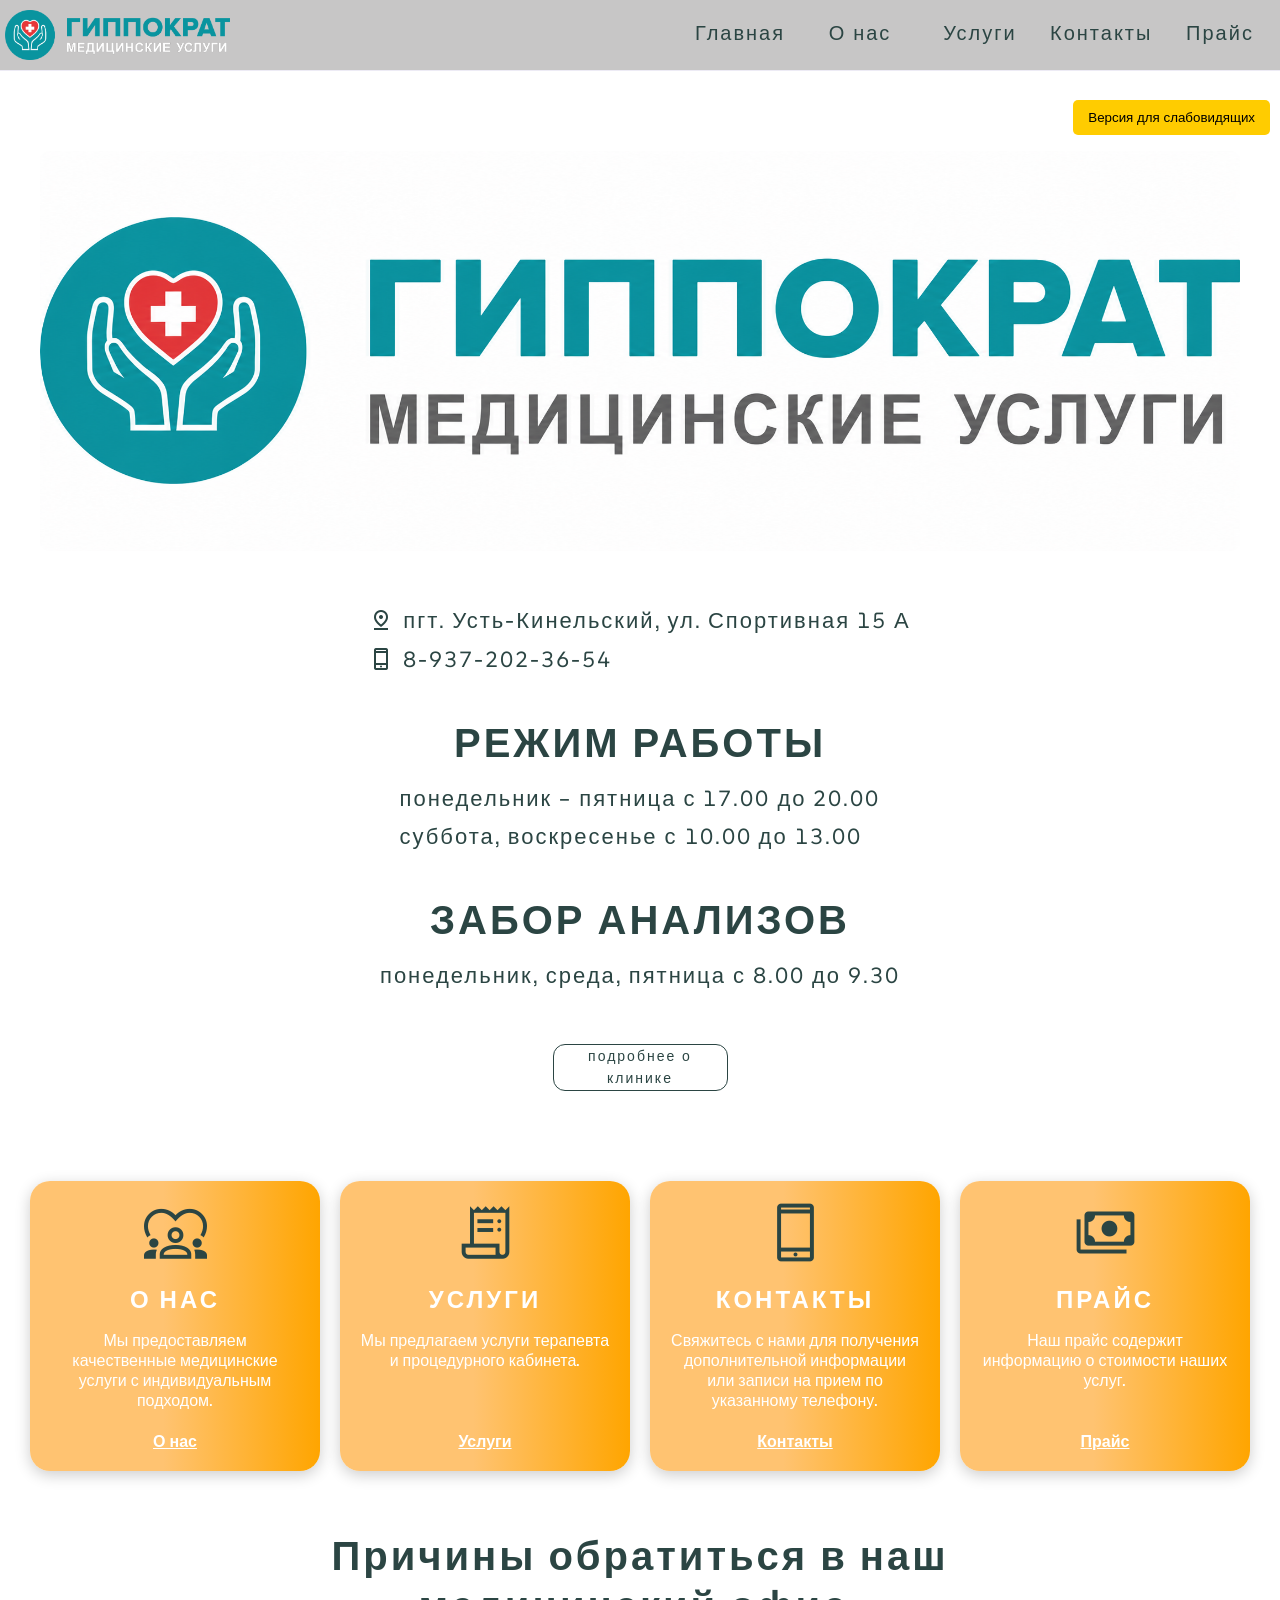
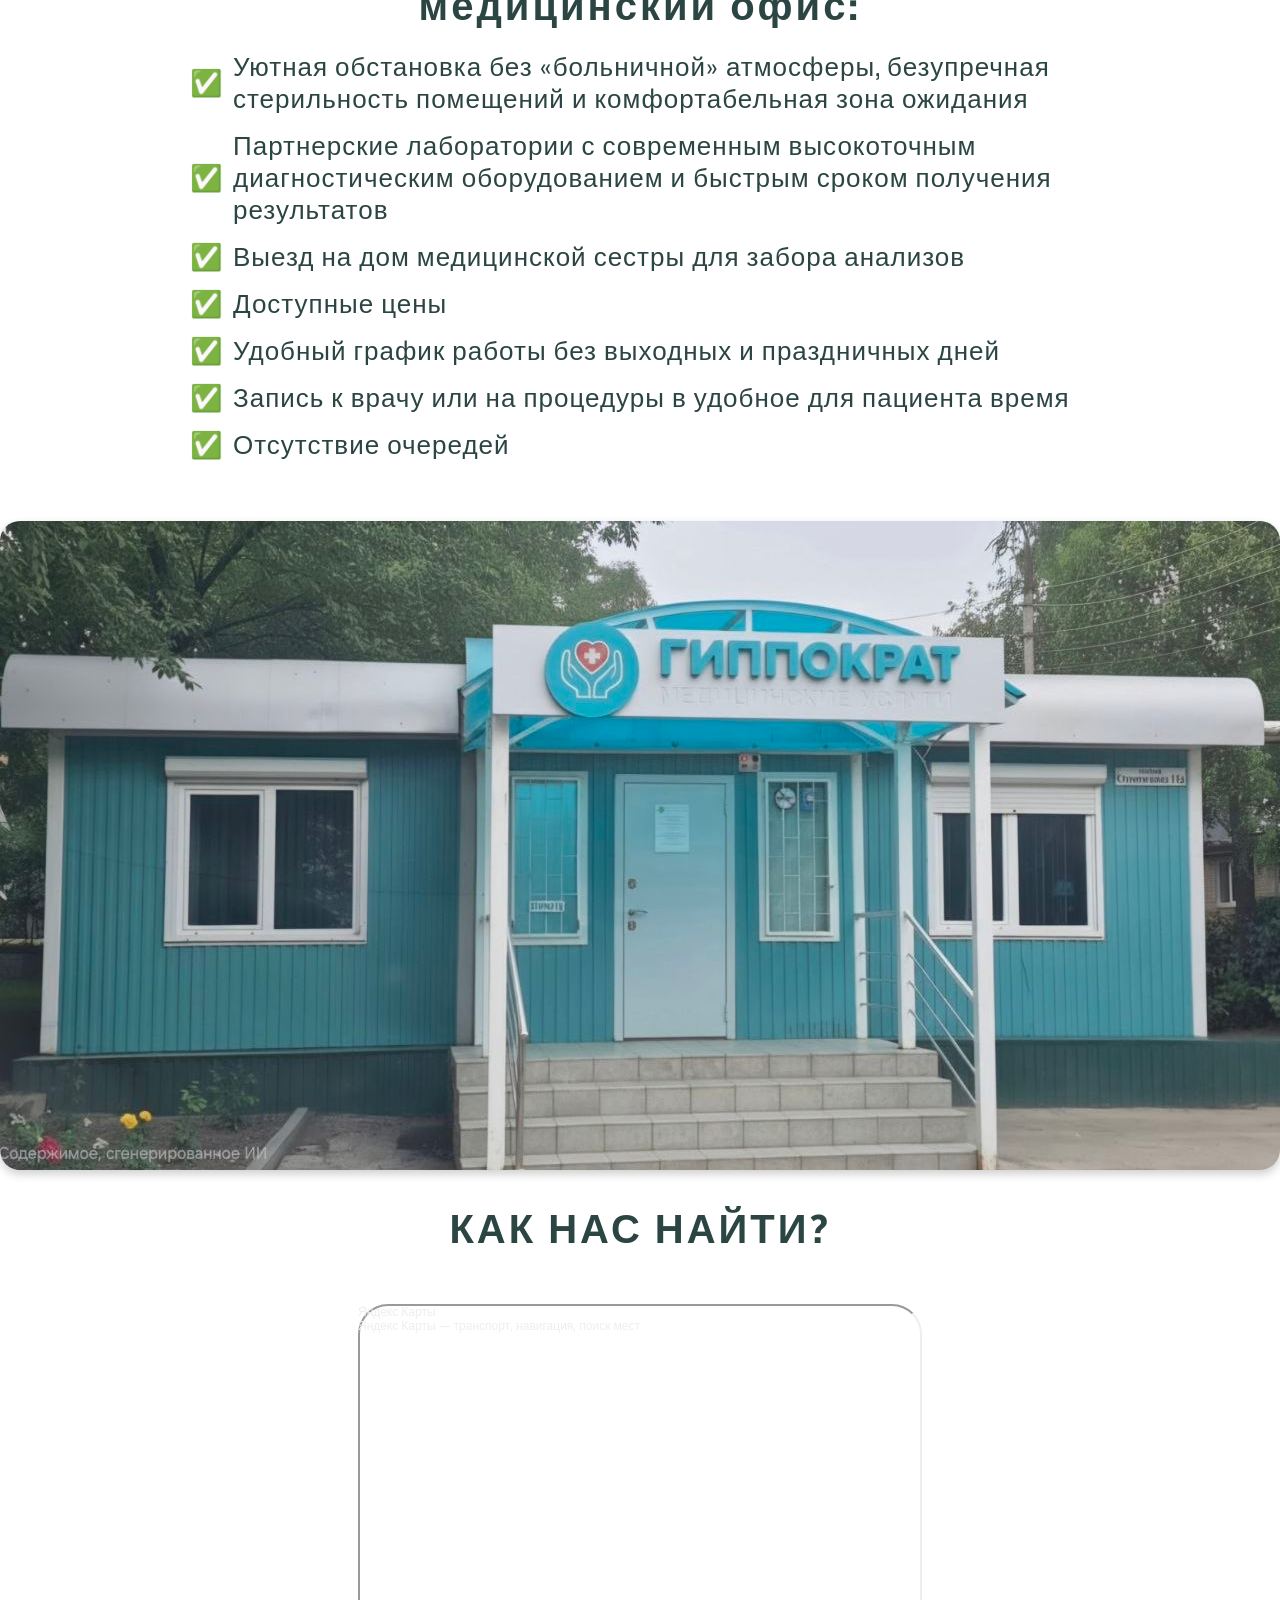
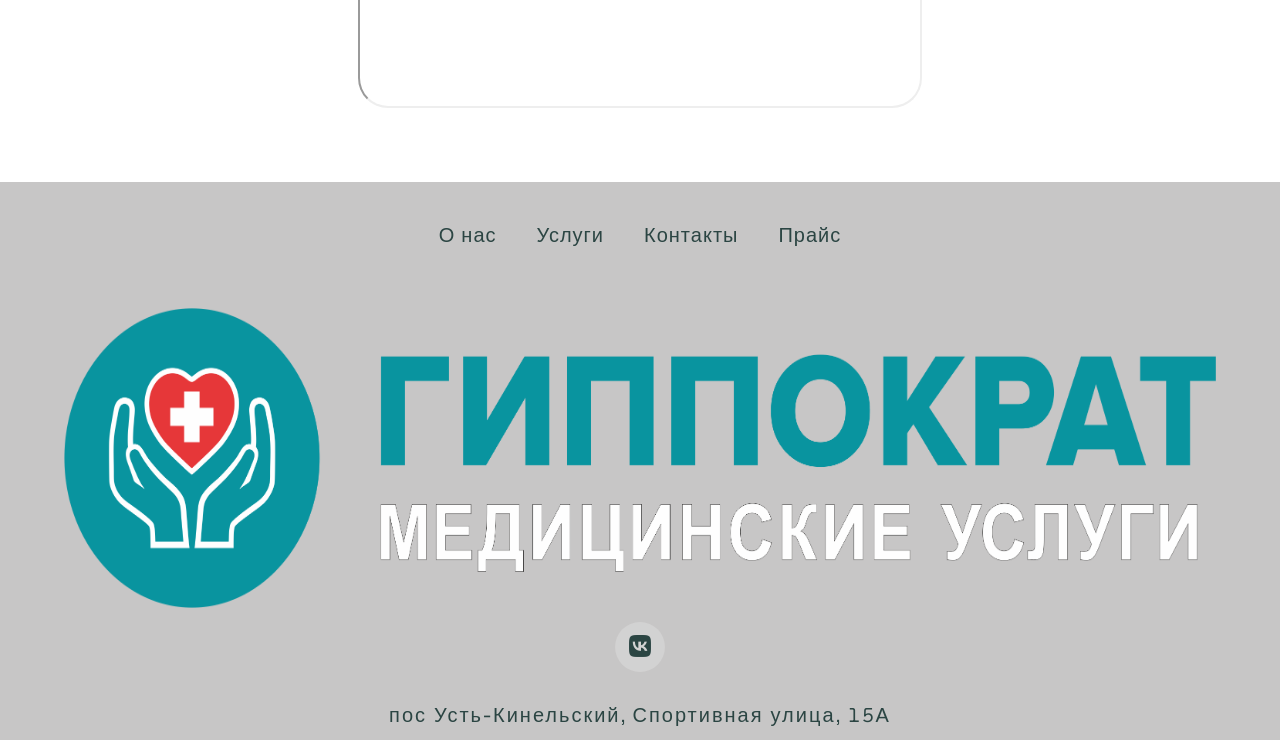
<file: index.html>
<!DOCTYPE html>
<html lang="en">
<head>
    <link rel="stylesheet" href="style.css">
    <link rel="stylesheet" href="https://fonts.googleapis.com/css2?family=Material+Symbols+Outlined:opsz,wght,FILL,GRAD@20..48,100..700,0..1,-50..200" />
    <link href="https://fonts.googleapis.com/css2?family=SUSE:wght@200&display=swap" rel="stylesheet">
    <link rel="stylesheet" href="https://cdnjs.cloudflare.com/ajax/libs/font-awesome/6.5.1/css/all.min.css">
    <link href="https://fonts.googleapis.com/css2?family=Playfair+Display:ital,wght@0,400..900;1,400..900&display=swap" rel="stylesheet">
    <meta charset="UTF-8">
    <meta name="viewport" content="width=device-width, initial-scale=1.0">
    <title>Гиппократ</title>
</head>
<body>
    <div class="wrapper">
        <header>
            <div class="header-container">
                <div class="header-container-img">
                    <a href="index.html"><img src="images/logo-Photoroom.png" alt=""></a>
                </div>
    
                <div class="header-container-links">
                    <a href="index.html">Главная</a> 
                    <a href="about.html">О нас</a>
                    <a href="service.html">Услуги</a>
                    <a href="contact.html">Контакты</a>
                    <a href="price.html">Прайс</a>
                </div>

                <div class="header-mobile">
                    <a href="#" id="menu" class="icon">&#9776;</a>
                    <div class="mobile-container-links" id="mobile-links">
                        <a href="index.html">Главная</a>
                        <a href="about.html">О нас</a>
                        <a href="service.html">Услуги</a>
                        <a href="contact.html">Контакты</a>
                        <a href="price.html">Прайс</a>
                    </div>
                </div>
            </div>
        </header>

    <main id="main-content">

        <!-- Кнопка для доступа к версии для слабовидящих -->
        <button class="version-button" id="a11y-toggle">Версия для слабовидящих</button>

        <div class="main-container">
            <!-- Верхняя секция с текстом и фото -->
            <div class="main-container-layout">
                <div class="main-container__photo-block">
                    <img src="images/logo-Photoroom2.png" alt="Главное изображение">
                </div>

                <div class="main-container__text-block">
                    <ul>
                        <li>
                            <span class="material-symbols-outlined">pin_drop</span>
                            пгт. Усть-Кинельский, ул. Спортивная 15 А
                        </li>
                        <li>
                            <span class="material-symbols-outlined">phone_iphone</span>
                            8-937-202-36-54
                        </li>
                    </ul>
        
                    <h2>РЕЖИМ РАБОТЫ</h2>
                    <ul>
                        <li>понедельник – пятница с 17.00 до 20.00</li>
                        <li>суббота, воскресенье с 10.00 до 13.00</li>
                    </ul>
        
                    <h2>ЗАБОР АНАЛИЗОВ</h2>
                    <ul>
                        <li>понедельник, среда, пятница с 8.00 до 9.30</li>
                    </ul>
        
                    <button><a href="about.html">подробнее о клинике</a></button>
                </div>
            </div>
        
            <!-- Слайды с информацией -->
            <div class="main-container-slides">
                <div class="main-container-slides__slide">
                    <span class="material-symbols-outlined">diversity_1</span>
                    <h2>О нас</h2>
                    <p>Мы предоставляем качественные медицинские услуги с индивидуальным подходом.</p>
                    <a href="about.html">О нас</a>
                </div>
        
                <div class="main-container-slides__slide">
                    <span class="material-symbols-outlined">receipt_long</span>
                    <h2>Услуги</h2>
                    <p>Мы предлагаем услуги терапевта и процедурного кабинета.</p>
                    <a href="service.html">Услуги</a>
                </div>
        
                <div class="main-container-slides__slide">
                    <span class="material-symbols-outlined">phone_iphone</span>
                    <h2>Контакты</h2>
                    <p>Свяжитесь с нами для получения дополнительной информации или записи на прием по указанному телефону.</p>
                    <a href="contact.html">Контакты</a>
                </div>
        
                <div class="main-container-slides__slide">
                    <span class="material-symbols-outlined">payments</span>
                    <h2>Прайс</h2>
                    <p>Наш прайс содержит информацию о стоимости наших услуг.</p>
                    <a href="price.html">Прайс</a>
                </div>
            </div>
        
            <!-- Причины обратиться -->
            <div class="reasons">
                <h2>Причины обратиться в наш медицинский офис:</h2>
                <ul>
                    <li>Уютная обстановка без «больничной» атмосферы, безупречная стерильность помещений и комфортабельная зона ожидания</li>
                    <li>Партнерские лаборатории с современным высокоточным диагностическим оборудованием и быстрым сроком получения результатов</li>
                    <li>Выезд на дом медицинской сестры для забора анализов</li>
                    <li>Доступные цены</li>
                    <li>Удобный график работы без выходных и праздничных дней</li>
                    <li>Запись к врачу или на процедуры в удобное для пациента время</li>
                    <li>Отсутствие очередей</li>
                </ul>
            </div>
        
            <!-- Изображение здания -->
            <div class="building-image">
                <img src="images/ЗДАНИЕ.jpg" alt="Здание клиники">
            </div>
        
            <!-- Как нас найти -->
            <h2 style="text-align: center; color: #2b4543; font-size: 40px; letter-spacing: 3px;">КАК НАС НАЙТИ?</h2>
            <div class="map">
                <div style="position:relative; overflow:hidden;">
                    <a href="https://yandex.ru/maps?utm_medium=mapframe&utm_source=maps" style="color:#eee;font-size:12px;position:absolute;top:0px;">Яндекс Карты</a>
                    <a href="https://yandex.ru/maps/11131/samara-oblast/house/sportivnaya_ulitsa_15a/YUkYcwFhTkcGQFtpfX53dXtgbQ==/?ll=50.561720%2C53.264739&utm_medium=mapframe&utm_source=maps&z=16.71" style="color:#eee;font-size:12px;position:absolute;top:14px;">Яндекс Карты — транспорт, навигация, поиск мест</a>
                    <iframe src="https://yandex.ru/map-widget/v1/?ll=50.561720%2C53.264739&mode=search&ol=geo&ouri=ymapsbm1%3A%2F%2Fgeo%3Fdata%[base64]%2C&z=16.71" width="560" height="400" frameborder="1" allowfullscreen="true" style="border-radius: 30px;"></iframe>
                </div>
            </div>
        </div>
    </main>

    <footer>
        <div class="footer-container">
            <div class="footer-container__links">
                <a href="about.html">О нас</a>
                <a href="service.html">Услуги</a>
                <a href="contact.html">Контакты</a>
                <a href="price.html">Прайс</a>
            </div>

            <div class="footer-container__image">
                <a href="index.html"><img src="images/logo-Photoroom.png" alt=""></a>
            </div>

            <div class="footer-container__social-links">
                <a href="https://vk.ru/gippokrat_ustkinel" target="_blank"><i class="fab fa-vk"></i></a>
            </div>

            <div class="footer-container__adress">
                <p>пос Усть-Кинельский, Спортивная улица, 15А</p>
            </div>
        </div>
    </footer>
</div>
</body>
<script src="scripts/navscript.js"></script>
<script src="scripts/version.js"></script>
</html>
</file>
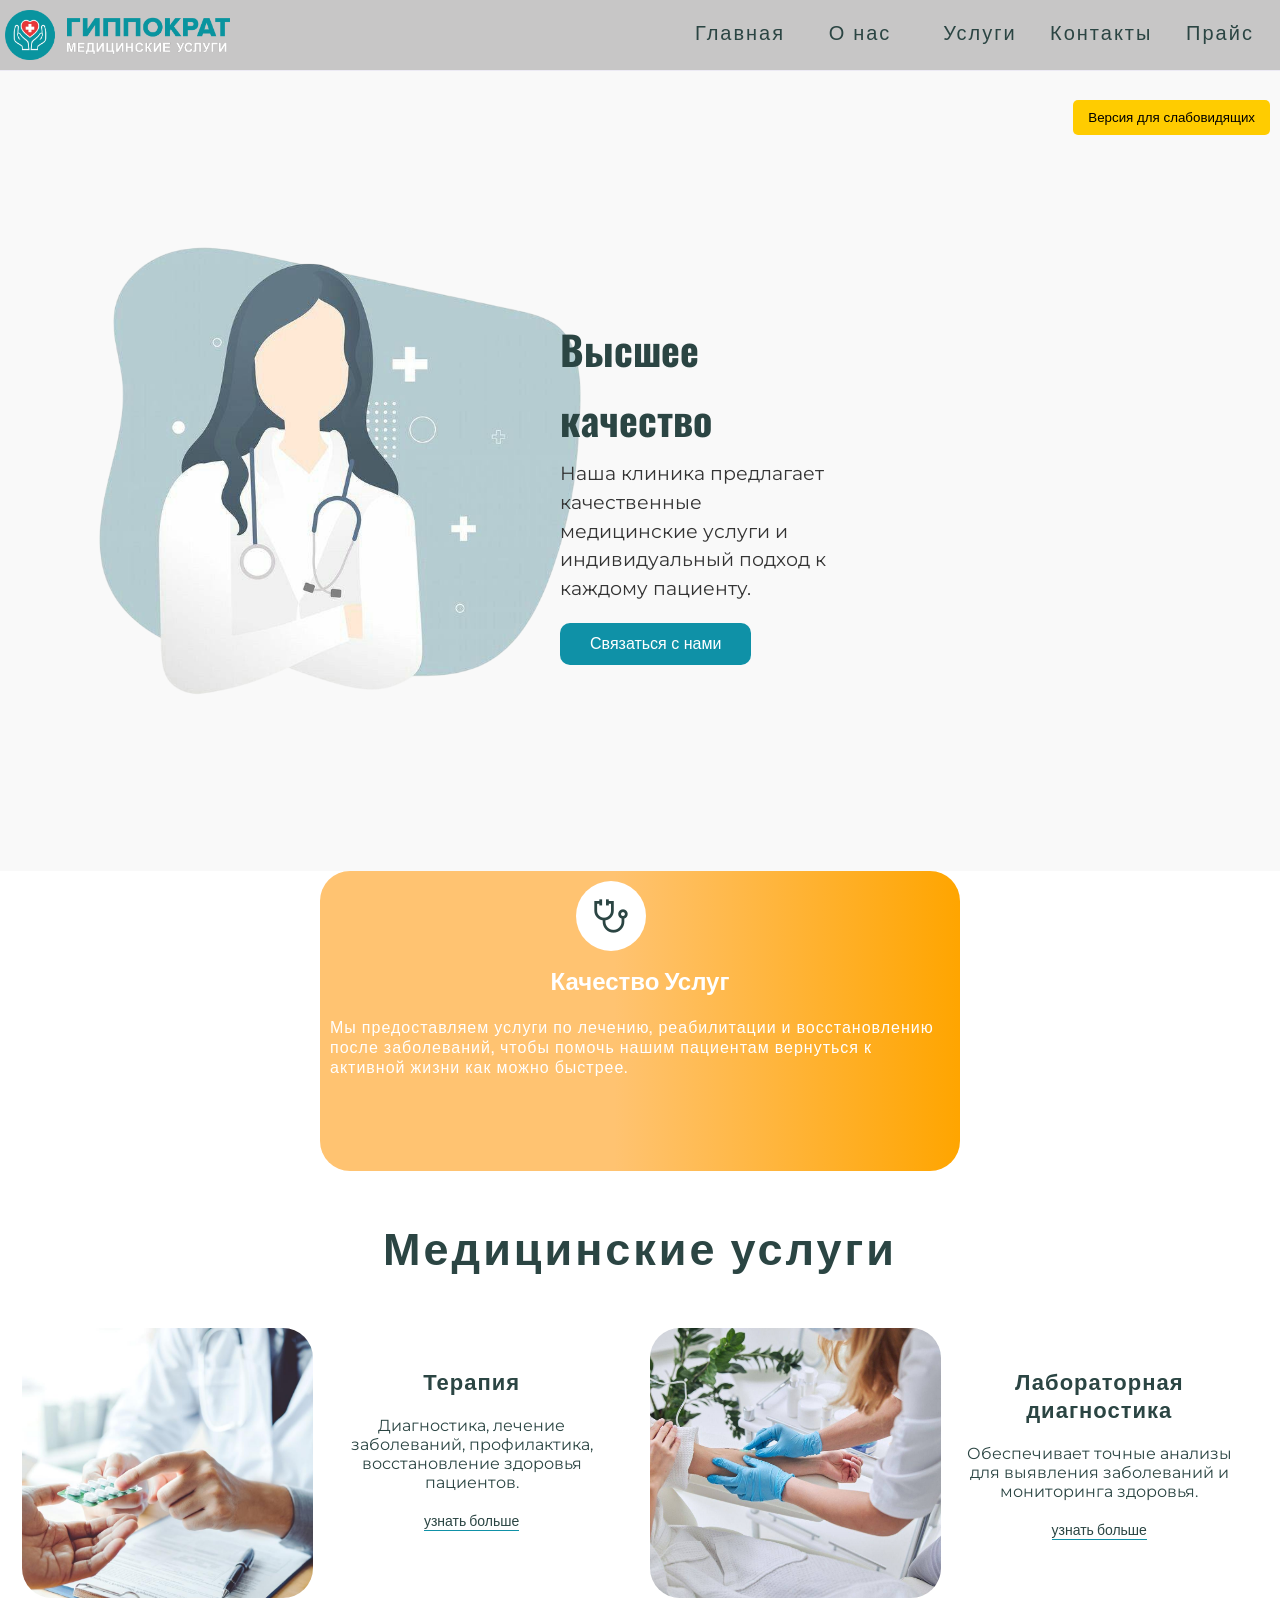
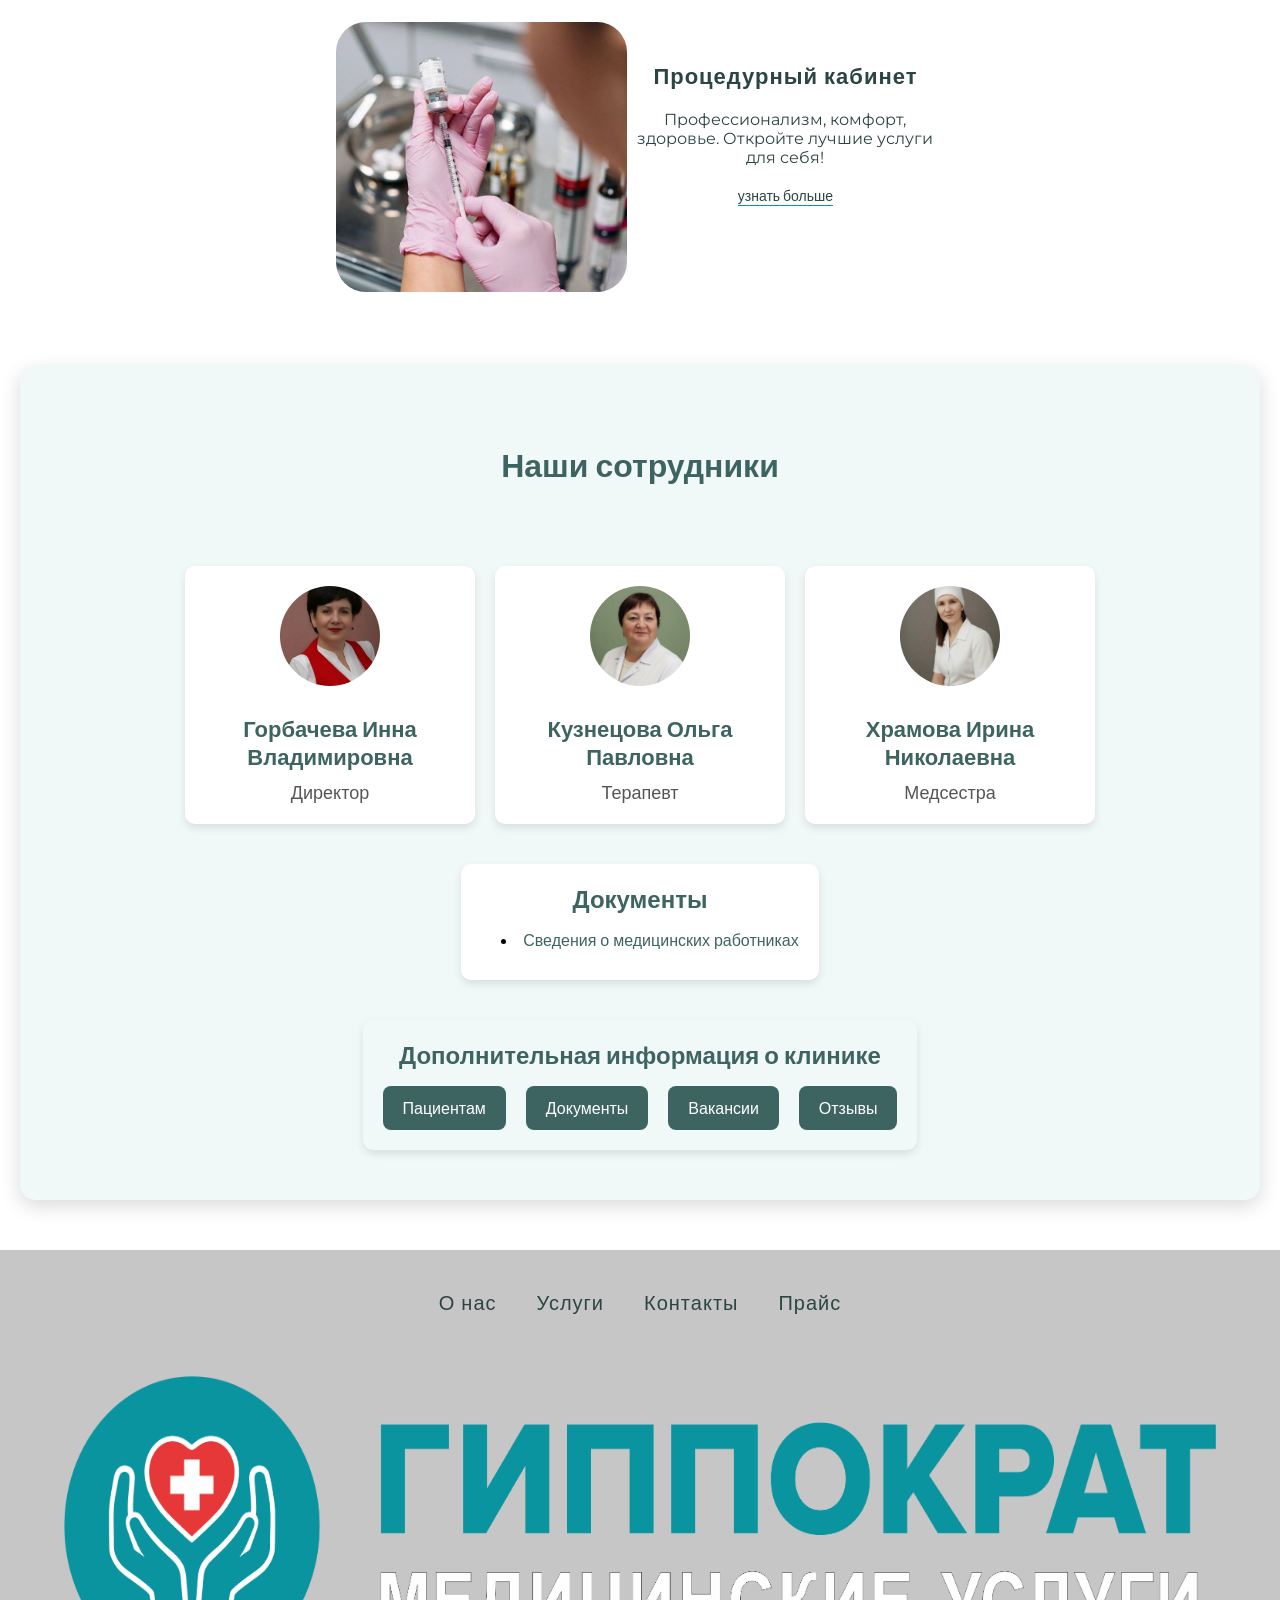
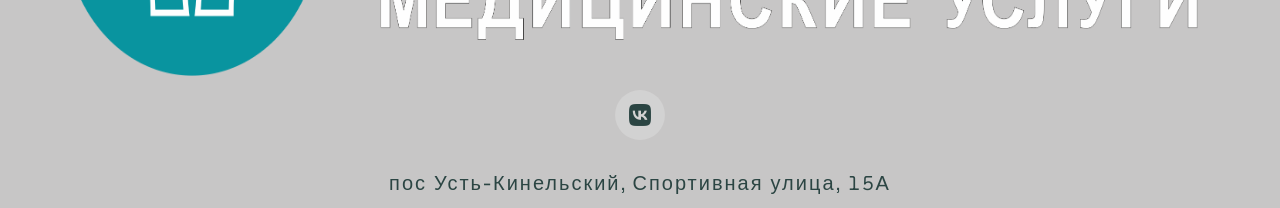
<file: about.html>
<!DOCTYPE html>
<html lang="en">
<head>
    <link rel="stylesheet" href="style.css">
    <link href="https://fonts.googleapis.com/css2?family=SUSE:wght@200&display=swap" rel="stylesheet">
    <link href="https://fonts.googleapis.com/css2?family=Oswald:wght@200&display=swap" rel="stylesheet">
    <link rel="stylesheet" href="https://fonts.googleapis.com/css2?family=Material+Symbols+Outlined:opsz,wght,FILL,GRAD@20..48,100..700,0..1,-50..200" />
    <link href="https://fonts.googleapis.com/css2?family=Montserrat:ital,wght@0,100..900;1,100..900&display=swap" rel="stylesheet">
    <link href="https://fonts.googleapis.com/css2?family=Playfair+Display:ital,wght@0,400..900;1,400..900&display=swap" rel="stylesheet">
    <link rel="stylesheet" href="https://cdnjs.cloudflare.com/ajax/libs/font-awesome/6.5.1/css/all.min.css">
    <meta charset="UTF-8">
    <meta name="viewport" content="width=device-width, initial-scale=1.0">
    <title>О нас</title>
</head>
<body>
    <div class="wrapper">
      <header>
        <div class="header-container">
            <div class="header-container-img">
                <a href="index.html"><img src="images/logo-Photoroom.png" alt=""></a>
            </div>

            <div class="header-container-links">
                <a href="index.html">Главная</a> 
                <a href="about.html">О нас</a>
                <a href="service.html">Услуги</a>
                <a href="contact.html">Контакты</a>
                <a href="price.html">Прайс</a>
            </div>

            <div class="header-mobile">
                <a href="#" id="menu" class="icon">&#9776;</a>
                <div class="mobile-container-links" id="mobile-links">
                    <a href="index.html">Главная</a>
                    <a href="about.html">О нас</a>
                    <a href="service.html">Услуги</a>
                    <a href="contact.html">Контакты</a>
                    <a href="price.html">Прайс</a>
                </div>
            </div>
        </div>
    </header>

        <main id="main-content">
            <!-- Кнопка для доступа к версии для слабовидящих -->
            <button class="version-button" id="a11y-toggle">Версия для слабовидящих</button>

            <section class="about-container">
              <div class="about-container-layout" role="region" aria-label="О нас">
                <div class="about-container-image">
                  <img src="images/онас1-Photoroom.png" alt="Медицинский специалист на приеме" />
                </div>
                <div class="about-container-text">
                  <div class="about-container-text__slide">
                    <h2>Высшее</h2>
                    <h2>качество</h2>
                    <p>Наша клиника предлагает качественные медицинские услуги и индивидуальный подход к каждому пациенту.</p>
                    <a href="contact.html"><button type="button">Связаться с нами</button></a>
                  </div>
                </div>
              </div>
            </section>
          
            <div class="about-wrapper">
              <div class="about-down-layout">
                <div class="about-down-layout__slide">
                  <div class="about-down-layout__slide-span">
                    <span class="material-symbols-outlined">stethoscope</span>
                  </div>
                  <h2>Качество Услуг</h2>
                  <p>Мы предоставляем услуги по лечению, реабилитации и восстановлению после заболеваний, чтобы помочь нашим пациентам вернуться к активной жизни как можно быстрее.</p>
                </div>
                
              </div>
            </div>
          
            <div class="about-info-h2">
              <h2>Медицинские услуги</h2>
            </div>
          
            <div class="about-info-slides">
              <div class="about-info-slides__slide">
                <div class="about-info-slides__slide-image">
                  <img src="images/ТЕРАПИЯ.jpg" alt="Терапия" />
                </div>
                <div class="about-info-slides__slide-text">
                  <h2>Терапия</h2>
                  <p>Диагностика, лечение заболеваний, профилактика, восстановление здоровья пациентов.</p>
                  <a href="therapy.html">узнать больше</a>
                </div>
              </div>
              <div class="about-info-slides__slide">
                <div class="about-info-slides__slide-image">
                  <img src="images/ЛАБ_ДИАГ.jfif" alt="Лабораторная диагностика" />
                </div>
                <div class="about-info-slides__slide-text">
                  <h2>Лабораторная диагностика</h2>
                  <p>Обеспечивает точные анализы для выявления заболеваний и мониторинга здоровья.</p>
                  <a href="labdiag.html">узнать больше</a>
                </div>
              </div>
              <div class="about-info-slides__slide">
                <div class="about-info-slides__slide-image">
                  <img src="images/ПРОЦЕДУРНЫЙ.jfif" alt="Процедурный кабинет" />
                </div>
                <div class="about-info-slides__slide-text">
                  <h2>Процедурный кабинет</h2>
                  <p>Профессионализм, комфорт, здоровье. Откройте лучшие услуги для себя!</p>
                  <a href="treatmentRoom.html">узнать больше</a>
                </div>
              </div>
            </div>
          
            <div class="combined-section">
              <!-- Карточки сотрудников -->
              <h1 class="section-title">Наши сотрудники</h1>
              <div class="cards-container">
                <div class="card">
                  <img src="images/ГОРБАЧЕВА.jpg" alt="Горбачева Инна Владимировна" />
                  <h2>Горбачева Инна Владимировна</h2>
                  <p>Директор</p>
                  <!-- Можно добавить ссылки внутри карточки, если нужно -->
                  <!-- <a href="#">Подробнее</a> -->
                </div>
                <div class="card">
                  <img src="images/КУЗНЕЦОВА.jpg" alt="Кузнецова Ольга Павловна" />
                  <h2>Кузнецова Ольга Павловна</h2>
                  <p>Терапевт</p>
                </div>
                <div class="card">
                  <img src="images/ХРАМОВА.jpg" alt="Храмова Ирина Николаевна" />
                  <h2>Храмова Ирина Николаевна</h2>
                  <p>Медсестра</p>
                </div>
              </div>
          
              <!-- Блок с документами -->
              <div class="documents-section">
                <h2>Документы</h2>
                <ul>
                  <li><a href="files/Сведения о медицинских работниках.pdf" target="_blank">Сведения о медицинских работниках</a></li>
                </ul>
              </div>
          
              <!-- Блок с дополнительной информацией -->
              <div class="dop-info-wrapper">
                <div class="dop-info-header">
                  <h2>Дополнительная информация о клинике</h2>
                </div>
                <div class="dop-info-slides">
                  <a href="forPacients.html">Пациентам</a>
                  <a href="documents.html">Документы</a>
                  <a href="vacancy.html">Вакансии</a>
                  <a href="reviews.html">Отзывы</a>
                </div>
              </div>
            </div>
          </main>

        <footer>
            <div class="footer-container">
                <div class="footer-container__links">
                    <a href="about.html">О нас</a>
                    <a href="service.html">Услуги</a>
                    <a href="contact.html">Контакты</a>
                    <a href="price.html">Прайс</a>
                </div>
    
                <div class="footer-container__image">
                    <a href="index.html"><img src="images/logo-Photoroom.png" alt=""></a>
                </div>
    
                <div class="footer-container__social-links">
                    <a href="https://vk.ru/gippokrat_ustkinel" target="_blank"><i class="fab fa-vk"></i></a>
                </div>
    
                <div class="footer-container__adress">
                    <p>пос Усть-Кинельский, Спортивная улица, 15А</p>
                </div>
            </div>
        </footer>
    </div>
</body>
<script src="scripts/navscript.js"></script>
<script src="scripts/version.js"></script>
</html>
</file>
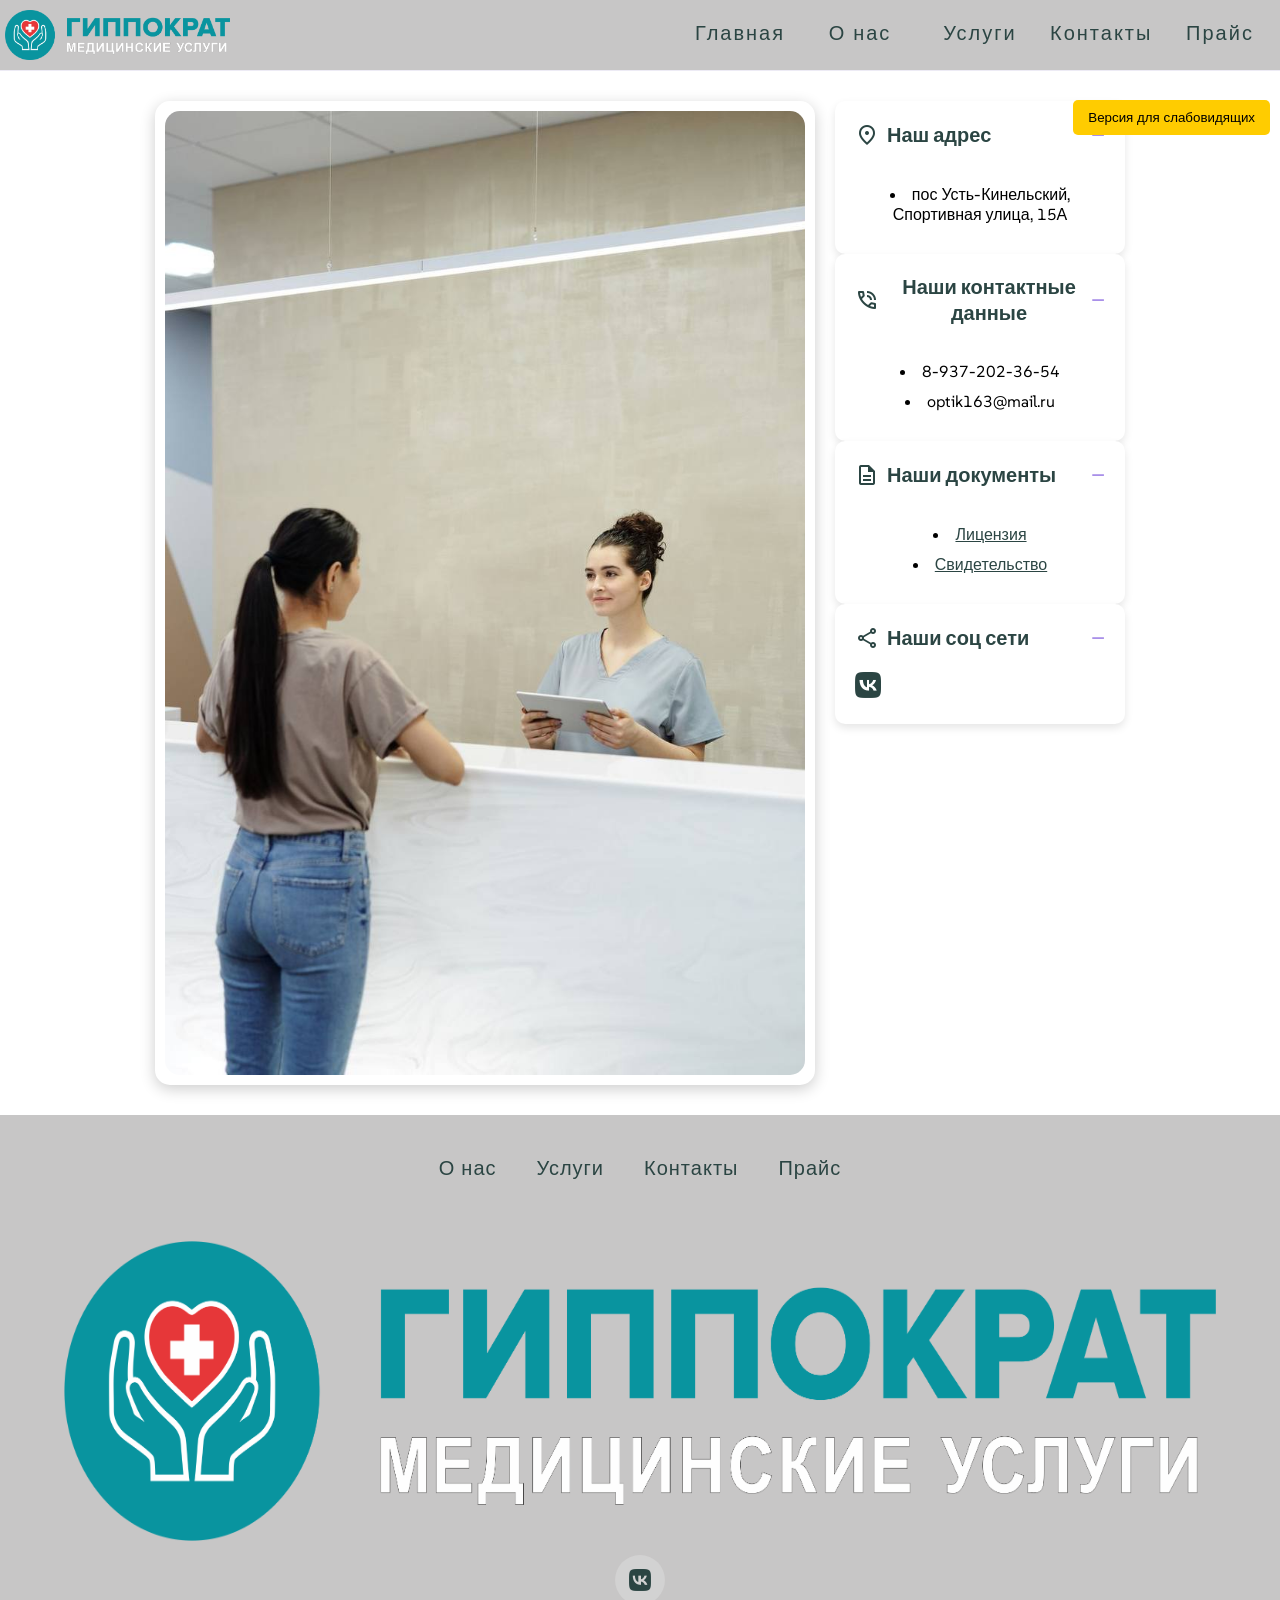
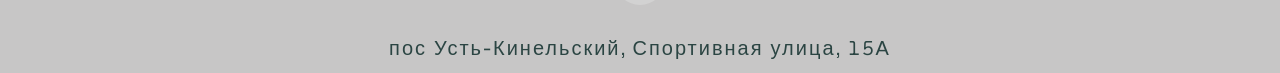
<file: contact.html>
<!DOCTYPE html>
<html lang="en">
<head>
    <link rel="stylesheet" href="style.css">
    <link rel="stylesheet" href="https://fonts.googleapis.com/css2?family=Material+Symbols+Outlined:opsz,wght,FILL,GRAD@20..48,100..700,0..1,-50..200" />
    <link rel="stylesheet" href="https://cdnjs.cloudflare.com/ajax/libs/font-awesome/6.5.1/css/all.min.css">
    <link href="https://fonts.googleapis.com/css2?family=SUSE:wght@200&display=swap" rel="stylesheet">
    <link href="https://fonts.googleapis.com/css2?family=Playfair+Display:ital,wght@0,400..900;1,400..900&display=swap" rel="stylesheet">

    <meta charset="UTF-8">
    <meta name="viewport" content="width=device-width, initial-scale=1.0">
    <title>Контакты</title>
</head>
<body>
    <div class="wrapper">
      <header>
        <div class="header-container">
            <div class="header-container-img">
                <a href="index.html"><img src="images/logo-Photoroom.png" alt=""></a>
            </div>

            <div class="header-container-links">
                <a href="index.html">Главная</a> 
                <a href="about.html">О нас</a>
                <a href="service.html">Услуги</a>
                <a href="contact.html">Контакты</a>
                <a href="price.html">Прайс</a>
            </div>

            <div class="header-mobile">
                <a href="#" id="menu" class="icon">&#9776;</a>
                <div class="mobile-container-links" id="mobile-links">
                    <a href="index.html">Главная</a>
                    <a href="about.html">О нас</a>
                    <a href="service.html">Услуги</a>
                    <a href="contact.html">Контакты</a>
                    <a href="price.html">Прайс</a>
                </div>
            </div>
        </div>
    </header>
        <main id="main-content">

          <!-- Кнопка для доступа к версии для слабовидящих -->
          <button class="version-button" id="a11y-toggle">Версия для слабовидящих</button>

            <div class="contact-container">
                <div class="contact-image">
                  <img src="images/contact.jpg" alt="Контактное изображение">
                </div>
                <div class="contact-info">
                  <!-- Адрес -->
                  <div class="card">
                    <h3 class="card-header" data-target="address">
                      <span><i class="material-symbols-outlined">location_on</i> Наш адрес</span>
                      <button class="toggleButton" data-target="address"><span class="icon">−</span></button>
                    </h3>
                    <ul id="address" class="toggle-list show">
                      <li>пос Усть-Кинельский, Спортивная улица, 15А</li>
                    </ul>
                  </div>
                  <!-- Контактные данные -->
                  <div class="card">
                    <h3 class="card-header" data-target="contacts">
                      <span><i class="material-symbols-outlined">phone_in_talk</i> Наши контактные данные</span>
                      <button class="toggleButton" data-target="contacts"><span class="icon">−</span></button>
                    </h3>
                    <ul id="contacts" class="toggle-list show">
                      <li>8-937-202-36-54</li>
                      <li>optik163@mail.ru</li>
                    </ul>
                  </div>
                  <!-- Документы -->
                  <div class="card">
                    <h3 class="card-header" data-target="documents">
                      <span><i class="material-symbols-outlined">description</i> Наши документы</span>
                      <button class="toggleButton" data-target="documents"><span class="icon">−</span></button>
                    </h3>
                    <ul id="documents" class="toggle-list show">
                      <li><a href="files/лицензия.pdf" target="_blank">Лицензия</a></li>
                      <li><a href="files/свидетельство.pdf" target="_blank">Свидетельство</a></li>
                    </ul>
                  </div>
                  <!-- Соцсети -->
                  <div class="card">
                    <h3 class="card-header" data-target="social">
                      <span><i class="material-symbols-outlined">share</i> Наши соц сети</span>
                      <button class="toggleButton" data-target="social"><span class="icon">−</span></button>
                    </h3>
                    <div id="social" class="social-icons">
                      <a href="https://vk.ru/gippokrat_ustkinel" target="_blank"><i class="fab fa-vk"></i></a>
                    </div>
                  </div>
                </div>
              </div>
        </main>

        <footer>
          <div class="footer-container">
              <div class="footer-container__links">
                  <a href="about.html">О нас</a>
                  <a href="service.html">Услуги</a>
                  <a href="contact.html">Контакты</a>
                  <a href="price.html">Прайс</a>
              </div>
  
              <div class="footer-container__image">
                  <a href="index.html"><img src="images/logo-Photoroom.png" alt=""></a>
              </div>
  
              <div class="footer-container__social-links">
                  <a href="https://vk.ru/gippokrat_ustkinel" target="_blank"><i class="fab fa-vk"></i></a>
              </div>
  
              <div class="footer-container__adress">
                  <p>пос Усть-Кинельский, Спортивная улица, 15А</p>
              </div>
          </div>
      </footer>
    </div>
</body>
    <script src="scripts/ulscript.js"></script>
    <script src="scripts/navscript.js"></script>
    <script src="scripts/version.js"></script>
</html>
</file>
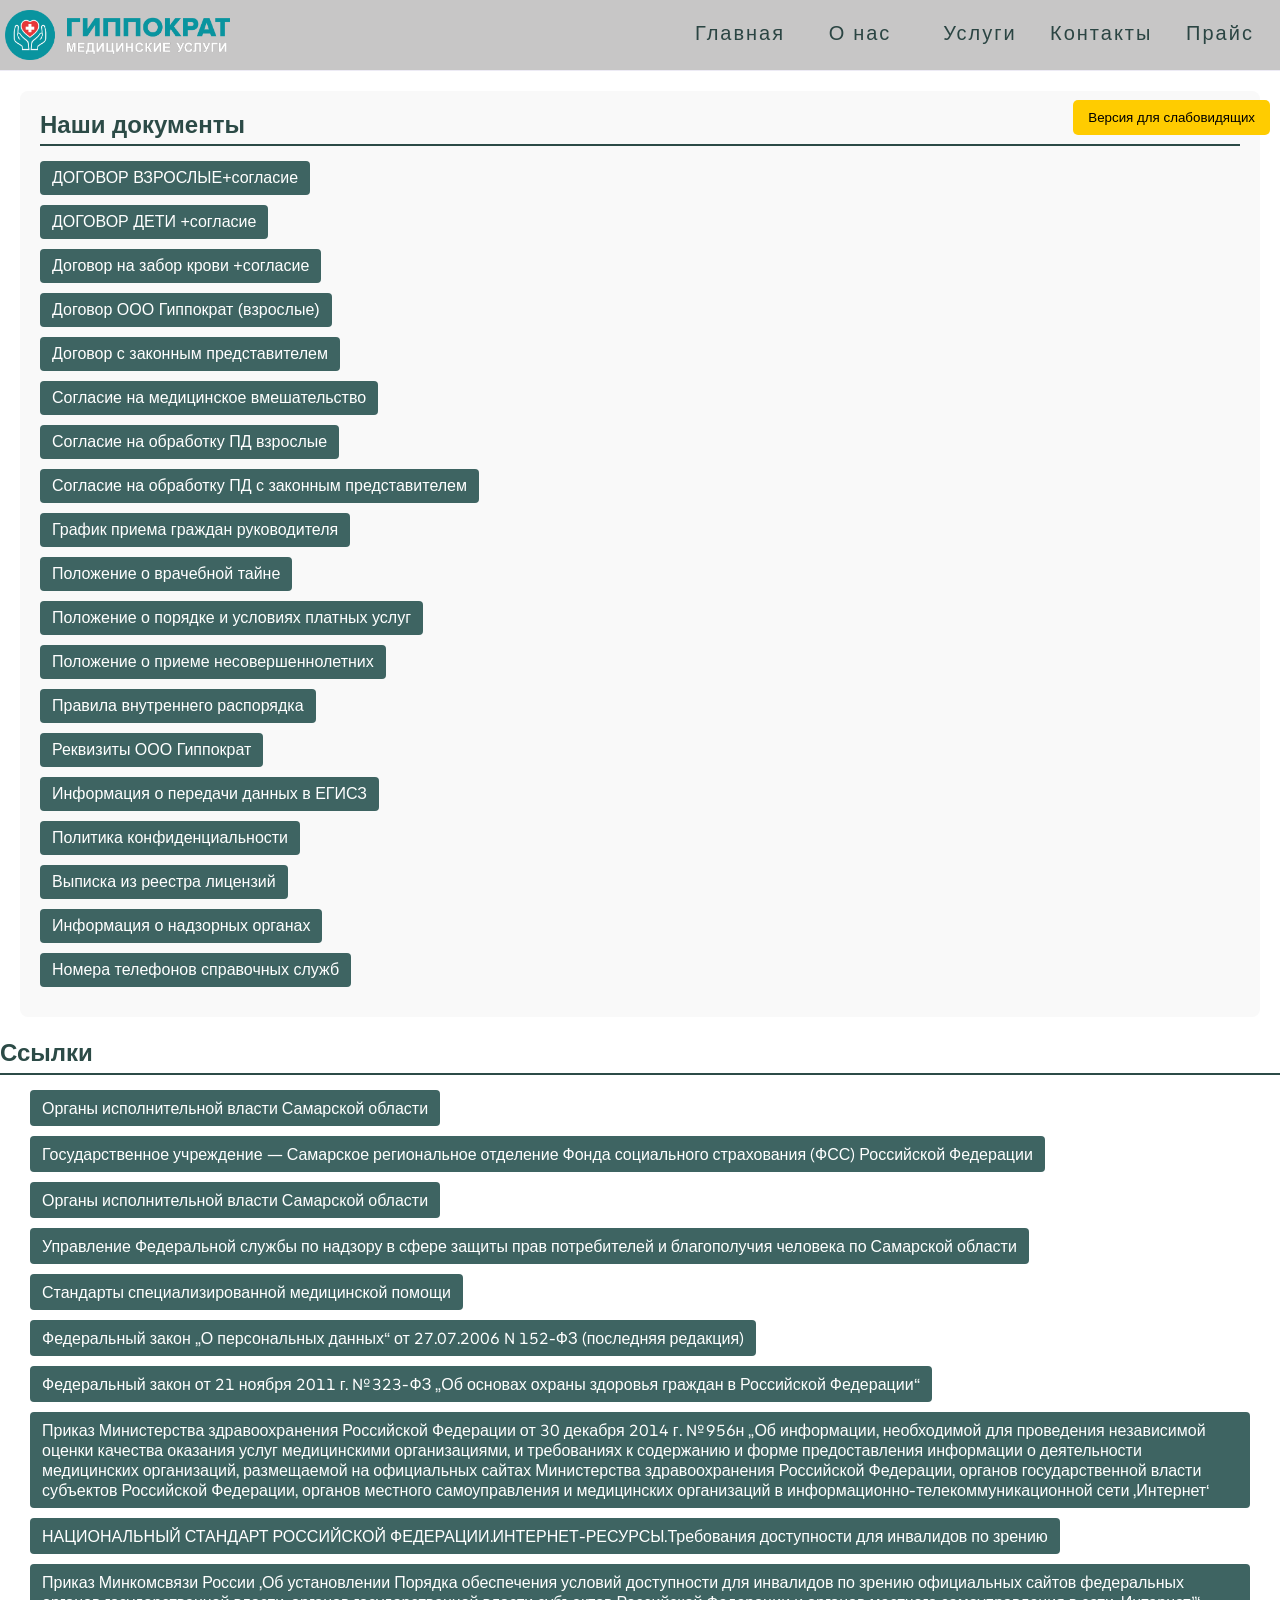
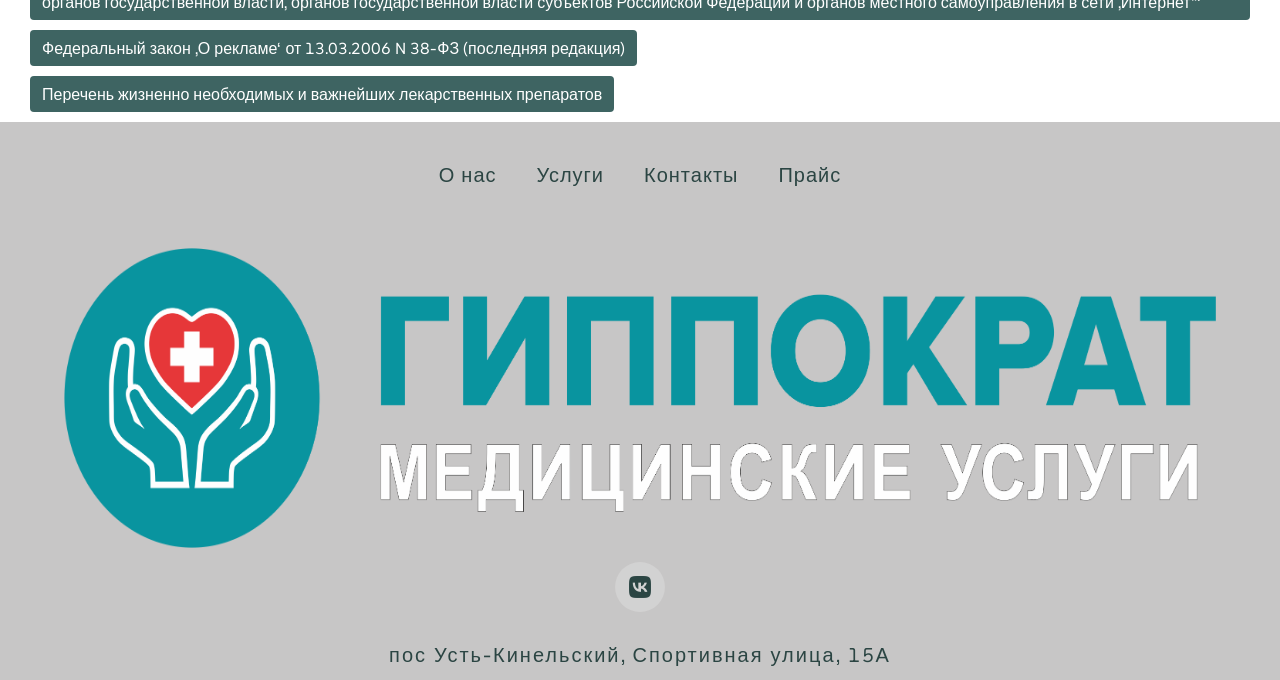
<file: documents.html>
<!DOCTYPE html>
<html lang="en">
<head>
    <link rel="stylesheet" href="style.css">
    <link href="https://fonts.googleapis.com/css2?family=SUSE:wght@200&display=swap" rel="stylesheet">
    <link href="https://fonts.googleapis.com/css2?family=Oswald:wght@200&display=swap" rel="stylesheet">
    <link rel="stylesheet" href="https://fonts.googleapis.com/css2?family=Material+Symbols+Outlined:opsz,wght,FILL,GRAD@20..48,100..700,0..1,-50..200" />
    <link href="https://fonts.googleapis.com/css2?family=Montserrat:ital,wght@0,100..900;1,100..900&display=swap" rel="stylesheet">
    <link href="https://fonts.googleapis.com/css2?family=Playfair+Display:ital,wght@0,400..900;1,400..900&display=swap" rel="stylesheet">
    <link rel="stylesheet" href="https://cdnjs.cloudflare.com/ajax/libs/font-awesome/6.5.1/css/all.min.css">
    <meta charset="UTF-8">
    <meta name="viewport" content="width=device-width, initial-scale=1.0">
    <title>О нас</title>
</head>
<body>
    <div class="wrapper">
        <header>
            <div class="header-container">
                <div class="header-container-img">
                    <a href="index.html"><img src="images/logo-Photoroom.png" alt=""></a>
                </div>
    
                <div class="header-container-links">
                    <a href="index.html">Главная</a> 
                    <a href="about.html">О нас</a>
                    <a href="service.html">Услуги</a>
                    <a href="contact.html">Контакты</a>
                    <a href="price.html">Прайс</a>
                </div>

                <div class="header-mobile">
                    <a href="#" id="menu" class="icon">&#9776;</a>
                    <div class="mobile-container-links" id="mobile-links">
                        <a href="index.html">Главная</a>
                        <a href="about.html">О нас</a>
                        <a href="service.html">Услуги</a>
                        <a href="contact.html">Контакты</a>
                        <a href="price.html">Прайс</a>
                    </div>
                </div>
            </div>
        </header>

        <main id="main-content">
        <!-- Кнопка для доступа к версии для слабовидящих -->
        <button class="version-button" id="a11y-toggle">Версия для слабовидящих</button>

        <div class="documents-page-docs">
            <ul>
                <h2>Наши документы</h2>
                <li><a href="files/ДОГОВОР ВЗРОСЛЫЕ+согласие.pdf" target="_blank">ДОГОВОР ВЗРОСЛЫЕ+согласие</a></li>
                <li><a href="files/ДОГОВОР ДЕТИ +согласие.pdf" target="_blank">ДОГОВОР ДЕТИ +согласие</a></li>
                <li><a href="files/Договор на забор крови +согласие.pdf" target="_blank">Договор на забор крови +согласие</a></li>
                <li><a href="files/Договор ООО Гиппократ (взрослые).pdf" target="_blank">Договор ООО Гиппократ (взрослые)</a></li>
                <li><a href="files/Договор с законным представителем.pdf" target="_blank">Договор с законным представителем</a></li>
                <li><a href="files/согласие на медиц. вмешательство.pdf" target="_blank">Согласие на медицинское вмешательство</a></li>
                <li><a href="files/Согласие на обработку ПД взрослые.pdf" target="_blank">Согласие на обработку ПД взрослые</a></li>
                <li><a href="files/Согласие на обработку ПД с законным представителем.pdf" target="_blank">Согласие на обработку ПД с законным представителем</a></li>
                <li><a href="files/График приема граждан рук..pdf" target="_blank">График приема граждан руководителя</a></li>
                <li><a href="files/Положение о врачебной тайне.pdf" target="_blank">Положение о врачебной тайне</a></li>
                <li><a href="files/Положение о порядке и условиях плат.услуг.pdf" target="_blank">Положение о порядке и условиях платных услуг</a></li>
                <li><a href="files/Положение о приеме несовершеннолетних.pdf" target="_blank">Положение о приеме несовершеннолетних</a></li>
                <li><a href="files/Правила внутр. распорядка.pdf" target="_blank">Правила внутреннего распорядка</a></li>
                <li><a href="files/реквизиты ООО Гиппократ.pdf" target="_blank">Реквизиты ООО Гиппократ</a></li>
                <li><a href="files/Информация о передачи данных в ЕГИСЗ.pdf" target="_blank">Информация о передачи данных в ЕГИСЗ</a></li>
                <li><a href="files/Политика конфиденциальности.pdf" target="_blank">Политика конфиденциальности</a></li>
                <li><a href="files/Л041-01184-63_00379018.pdf" target="_blank">Выписка из реестра лицензий</a></li>
                <li><a href="files/7. Информация о надзорных органах.pdf" target="_blank">Информация о надзорных органах</a></li>
                  <li><a href="files/Номера телефонов справочных служб.pdf" target="_blank">Номера телефонов справочных служб</a></li>
            </ul>
        </div>

        <div class="doc-links-on-doc-page">
            <h2>Ссылки</h2>
            <ul>
              <li><a href="https://www.samregion.ru/authorities/" target="_blank">Органы исполнительной власти Самарской области</a></li>
              <li><a href="https://sfr.gov.ru/" target="_blank">Государственное учреждение — Самарское региональное отделение Фонда социального страхования (ФСС) Российской Федерации</a></li>
              <li><a href="https://63reg.roszdravnadzor.gov.ru/" target="_blank">Органы исполнительной власти Самарской области</a></li>
              <li><a href="https://rospotrebnadzor.ru/" target="_blank">Управление Федеральной службы по надзору в сфере защиты прав потребителей и благополучия человека по Самарской области</a></li>
              <li><a href="https://minzdrav.gov.ru/ministry/61/22/stranitsa-979/stranitsa-983/2-standarty-spetsializirovannoy-meditsinskoy-pomoschi" target="_blank">Стандарты специализированной медицинской помощи</a></li>
              <li><a href="https://www.consultant.ru/document/cons_doc_LAW_61801/" target="_blank">Федеральный закон „О персональных данных“ от 27.07.2006 N 152-ФЗ (последняя редакция)</a></li>
              <li><a href="files/Права_и_обязанности_граждан_РФ_в_сфере_здравоохранения.pdf" target="_blank">Федеральный закон от 21 ноября 2011 г. № 323-ФЗ „Об основах охраны здоровья граждан в Российской Федерации“</a></li>
              <li><a href="https://minzdrav.gov.ru/documents/[base64]" target="_blank">Приказ Министерства здравоохранения Российской Федерации от 30 декабря 2014 г. № 956н „Об информации, необходимой для проведения независимой оценки качества оказания услуг медицинскими организациями, и требованиях к содержанию и форме предоставления информации о деятельности медицинских организаций, размещаемой на официальных сайтах Министерства здравоохранения Российской Федерации, органов государственной власти субъектов Российской Федерации, органов местного самоуправления и медицинских организаций в информационно-телекоммуникационной сети ‚Интернет‘</a></li>
              <li><a href="https://docs.cntd.ru/document/1200103663" target="_blank">НАЦИОНАЛЬНЫЙ СТАНДАРТ РОССИЙСКОЙ ФЕДЕРАЦИИ.ИНТЕРНЕТ-РЕСУРСЫ.Требования доступности для инвалидов по зрению</a></li>
              <li><a href="https://digital.gov.ru/documents?utm_referrer=https%3a%2f%2fwww.google.com%2f" target="_blank">Приказ Минкомсвязи России ‚Об установлении Порядка обеспечения условий доступности для инвалидов по зрению официальных сайтов федеральных органов государственной власти, органов государственной власти субъектов Российской Федерации и органов местного самоуправления в сети ‚Интернет”‘</a></li>
              <li><a href="https://www.consultant.ru/document/cons_doc_LAW_58968/" target="_blank">Федеральный закон ‚О рекламе‘ от 13.03.2006 N 38-ФЗ (последняя редакция)</a></li>
              <li><a href="files/перечень_жизненно_необходимых_лекарственных_препаратов.pdf" target="_blank">Перечень жизненно необходимых и важнейших лекарственных препаратов</a></li>
            </ul>
          </div>

        </main>

        <footer>
            <div class="footer-container">
                <div class="footer-container__links">
                    <a href="about.html">О нас</a>
                    <a href="service.html">Услуги</a>
                    <a href="contact.html">Контакты</a>
                    <a href="price.html">Прайс</a>
                </div>
    
                <div class="footer-container__image">
                    <a href="index.html"><img src="images/logo-Photoroom.png" alt=""></a>
                </div>
    
                <div class="footer-container__social-links">
                    <a href="https://vk.ru/gippokrat_ustkinel" target="_blank"><i class="fab fa-vk"></i></a>
                </div>
    
                <div class="footer-container__adress">
                    <p>пос Усть-Кинельский, Спортивная улица, 15А</p>
                </div>
            </div>
        </footer>
    </div>
</body>
<script src="scripts/navscript.js"></script>
<script src="scripts/version.js"></script>
</html>
</file>
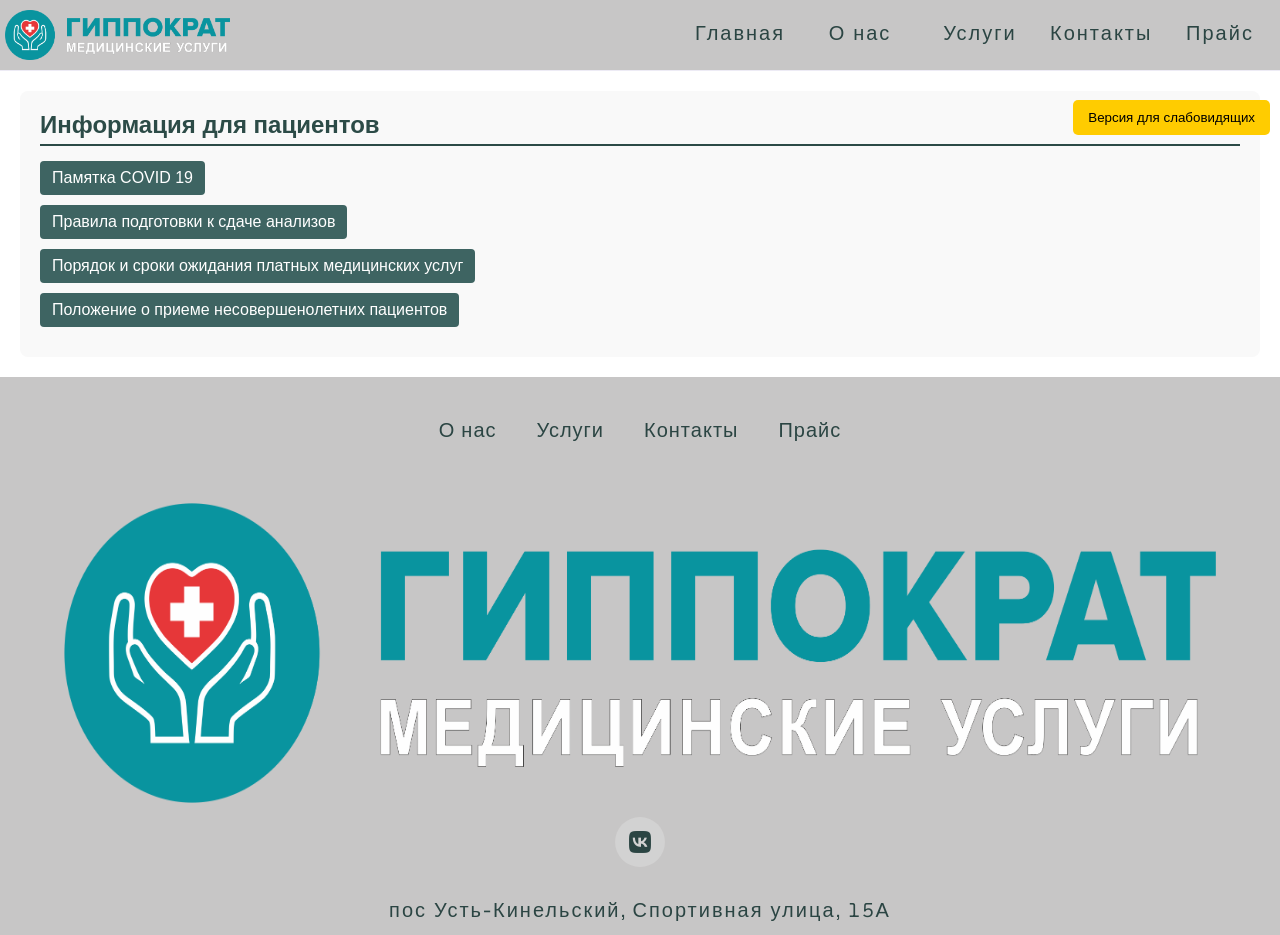
<file: forPacients.html>
<!DOCTYPE html>
<html lang="en">
<head>
    <link rel="stylesheet" href="style.css">
    <link href="https://fonts.googleapis.com/css2?family=SUSE:wght@200&display=swap" rel="stylesheet">
    <link href="https://fonts.googleapis.com/css2?family=Oswald:wght@200&display=swap" rel="stylesheet">
    <link rel="stylesheet" href="https://fonts.googleapis.com/css2?family=Material+Symbols+Outlined:opsz,wght,FILL,GRAD@20..48,100..700,0..1,-50..200" />
    <link href="https://fonts.googleapis.com/css2?family=Montserrat:ital,wght@0,100..900;1,100..900&display=swap" rel="stylesheet">
    <link href="https://fonts.googleapis.com/css2?family=Playfair+Display:ital,wght@0,400..900;1,400..900&display=swap" rel="stylesheet">
    <link rel="stylesheet" href="https://cdnjs.cloudflare.com/ajax/libs/font-awesome/6.5.1/css/all.min.css">
    <meta charset="UTF-8">
    <meta name="viewport" content="width=device-width, initial-scale=1.0">
    <title>О нас</title>
</head>
<body>
    <div class="wrapper">
        <header>
            <div class="header-container">
                <div class="header-container-img">
                    <a href="index.html"><img src="images/logo-Photoroom.png" alt=""></a>
                </div>
    
                <div class="header-container-links">
                    <a href="index.html">Главная</a> 
                    <a href="about.html">О нас</a>
                    <a href="service.html">Услуги</a>
                    <a href="contact.html">Контакты</a>
                    <a href="price.html">Прайс</a>
                </div>

                <div class="header-mobile">
                    <a href="#" id="menu" class="icon">&#9776;</a>
                    <div class="mobile-container-links" id="mobile-links">
                        <a href="index.html">Главная</a>
                        <a href="about.html">О нас</a>
                        <a href="service.html">Услуги</a>
                        <a href="contact.html">Контакты</a>
                        <a href="price.html">Прайс</a>
                    </div>
                </div>
            </div>
        </header>

        <main id="main-content">

            <!-- Кнопка для доступа к версии для слабовидящих -->
            <button class="version-button" id="a11y-toggle">Версия для слабовидящих</button>

            <div class="patients-docs">
                <h2>Информация для пациентов</h2>
                <ul>
                    <li><a href="files/Памятка COVID 19.pdf" target="_blank">Памятка COVID 19</a></li>
                    <li><a href="files/Правила подготовки с сдачи анализов.pdf" target="_blank">Правила подготовки к сдаче анализов</a></li>
                    <li><a href="files/Порядок и сроки ожидания плат. мед. услуг.pdf" target="_blank">Порядок и сроки ожидания платных медицинских услуг</a></li>
                    <li><a href="files/Положение_о_приеме_несовершенолетних_пациентов.pdf" target="_blank">Положение о приеме несовершенолетних пациентов</a></li>
                </ul>
            </div>

        </main>

        <footer>
            <div class="footer-container">
                <div class="footer-container__links">
                    <a href="about.html">О нас</a>
                    <a href="service.html">Услуги</a>
                    <a href="contact.html">Контакты</a>
                    <a href="price.html">Прайс</a>
                </div>
    
                <div class="footer-container__image">
                    <a href="index.html"><img src="images/logo-Photoroom.png" alt=""></a>
                </div>
    
                <div class="footer-container__social-links">
                    <a href="https://vk.ru/gippokrat_ustkinel" target="_blank"><i class="fab fa-vk"></i></a>
                </div>
    
                <div class="footer-container__adress">
                    <p>пос Усть-Кинельский, Спортивная улица, 15А</p>
                </div>
            </div>
        </footer>
    </div>
</body>
<script src="scripts/navscript.js"></script>
<script src="scripts/version.js"></script>
</html>
</file>
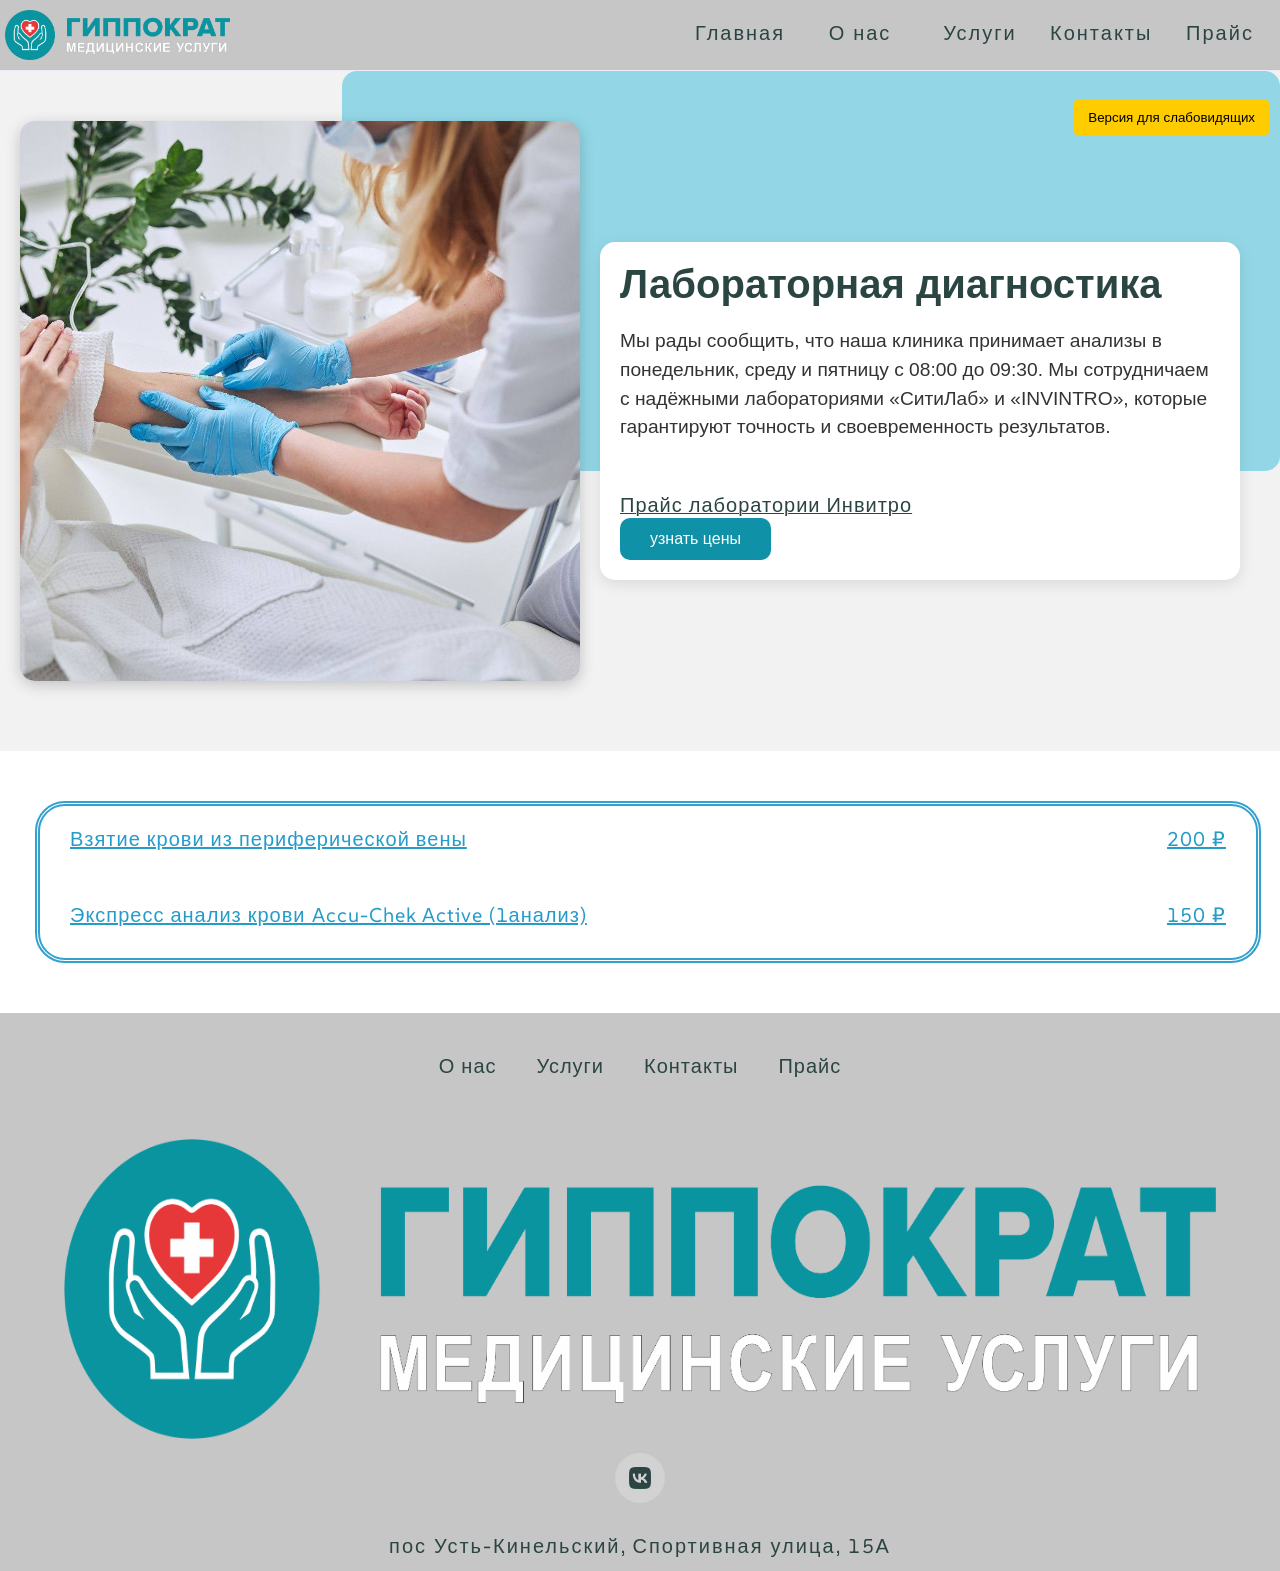
<file: labdiag.html>
<!DOCTYPE html>
<html lang="en">
<head>
    <link rel="stylesheet" href="style.css">
    <link href="https://fonts.googleapis.com/css2?family=SUSE:wght@200&display=swap" rel="stylesheet">
    <link rel="stylesheet" href="https://cdnjs.cloudflare.com/ajax/libs/font-awesome/6.5.1/css/all.min.css">
    <link href="https://fonts.googleapis.com/css2?family=Playfair+Display:ital,wght@0,400..900;1,400..900&display=swap" rel="stylesheet">
    <meta charset="UTF-8">
    <meta name="viewport" content="width=device-width, initial-scale=1.0">
    <title>Лабороторная диагностика</title>
</head>
<body>
    <div class="wrapper">
        <header>
            <div class="header-container">
                <div class="header-container-img">
                    <a href="index.html"><img src="images/logo-Photoroom.png" alt=""></a>
                </div>
    
                <div class="header-container-links">
                    <a href="index.html">Главная</a> 
                    <a href="about.html">О нас</a>
                    <a href="service.html">Услуги</a>
                    <a href="contact.html">Контакты</a>
                    <a href="price.html">Прайс</a>
                </div>

                <div class="header-mobile">
                    <a href="#" id="menu" class="icon">&#9776;</a>
                    <div class="mobile-container-links" id="mobile-links">
                        <a href="index.html">Главная</a>
                        <a href="about.html">О нас</a>
                        <a href="service.html">Услуги</a>
                        <a href="contact.html">Контакты</a>
                        <a href="price.html">Прайс</a>
                    </div>
                </div>
            </div>
        </header>

        <main id="main-content">

            <!-- Кнопка для доступа к версии для слабовидящих -->
            <button class="version-button" id="a11y-toggle">Версия для слабовидящих</button>

            <div class="therapy-container">
                <div class="therapy-container-color-block">

                </div>

                <div class="therapy-container-image">
                        <img src="images/ЛАБ_ДИАГ.jfif" alt="">
                </div>

                <div class="therapy-container-text">
                    <h2>Лабораторная диагностика</h2>
                    <p>Мы рады сообщить, что наша клиника принимает анализы в понедельник, среду и пятницу с 08:00 до 09:30. Мы сотрудничаем с надёжными лабораториями «СитиЛаб» и «INVINTRO», которые гарантируют точность и своевременность результатов.</p>
                    <a href="files/Прайс_ИНВИТРО_ГИППОКРАТ.xlsx" target="_blank">Прайс лаборатории Инвитро</a>
                    <button id="scrollButton">узнать цены</button>
                </div>
            </div>


        <section class="more-cost-section">
            <div class="more-cost-container">
                <div class="more-cost-header">
                    <p>Взятие крови из периферической вены</p>
                </div>

                <div class="more-cost-main">
                    <p>200 ₽</p>
                </div>
            </div>

            <div class="more-cost-container">
                <div class="more-cost-header">
                    <p>Экспресс анализ крови Accu-Chek Active (1анализ)</p>
                </div>

                <div class="more-cost-main">
                    <p>150 ₽</p>
                </div>
            </div>
        </section>
        </main>

        <footer>
            <div class="footer-container">
                <div class="footer-container__links">
                    <a href="about.html">О нас</a>
                    <a href="service.html">Услуги</a>
                    <a href="contact.html">Контакты</a>
                    <a href="price.html">Прайс</a>
                </div>
    
                <div class="footer-container__image">
                    <a href="index.html"><img src="images/logo-Photoroom.png" alt=""></a>
                </div>
    
                <div class="footer-container__social-links">
                    <a href="https://vk.ru/gippokrat_ustkinel" target="_blank"><i class="fab fa-vk"></i></a>
                </div>
    
                <div class="footer-container__adress">
                    <p>пос Усть-Кинельский, Спортивная улица, 15А</p>
                </div>
            </div>
        </footer>
    </div>
</body>
<script src="scripts/navscript.js"></script>
<script src="scripts/scrollscript.js"></script>
<script src="scripts/version.js"></script>
</html>
</file>
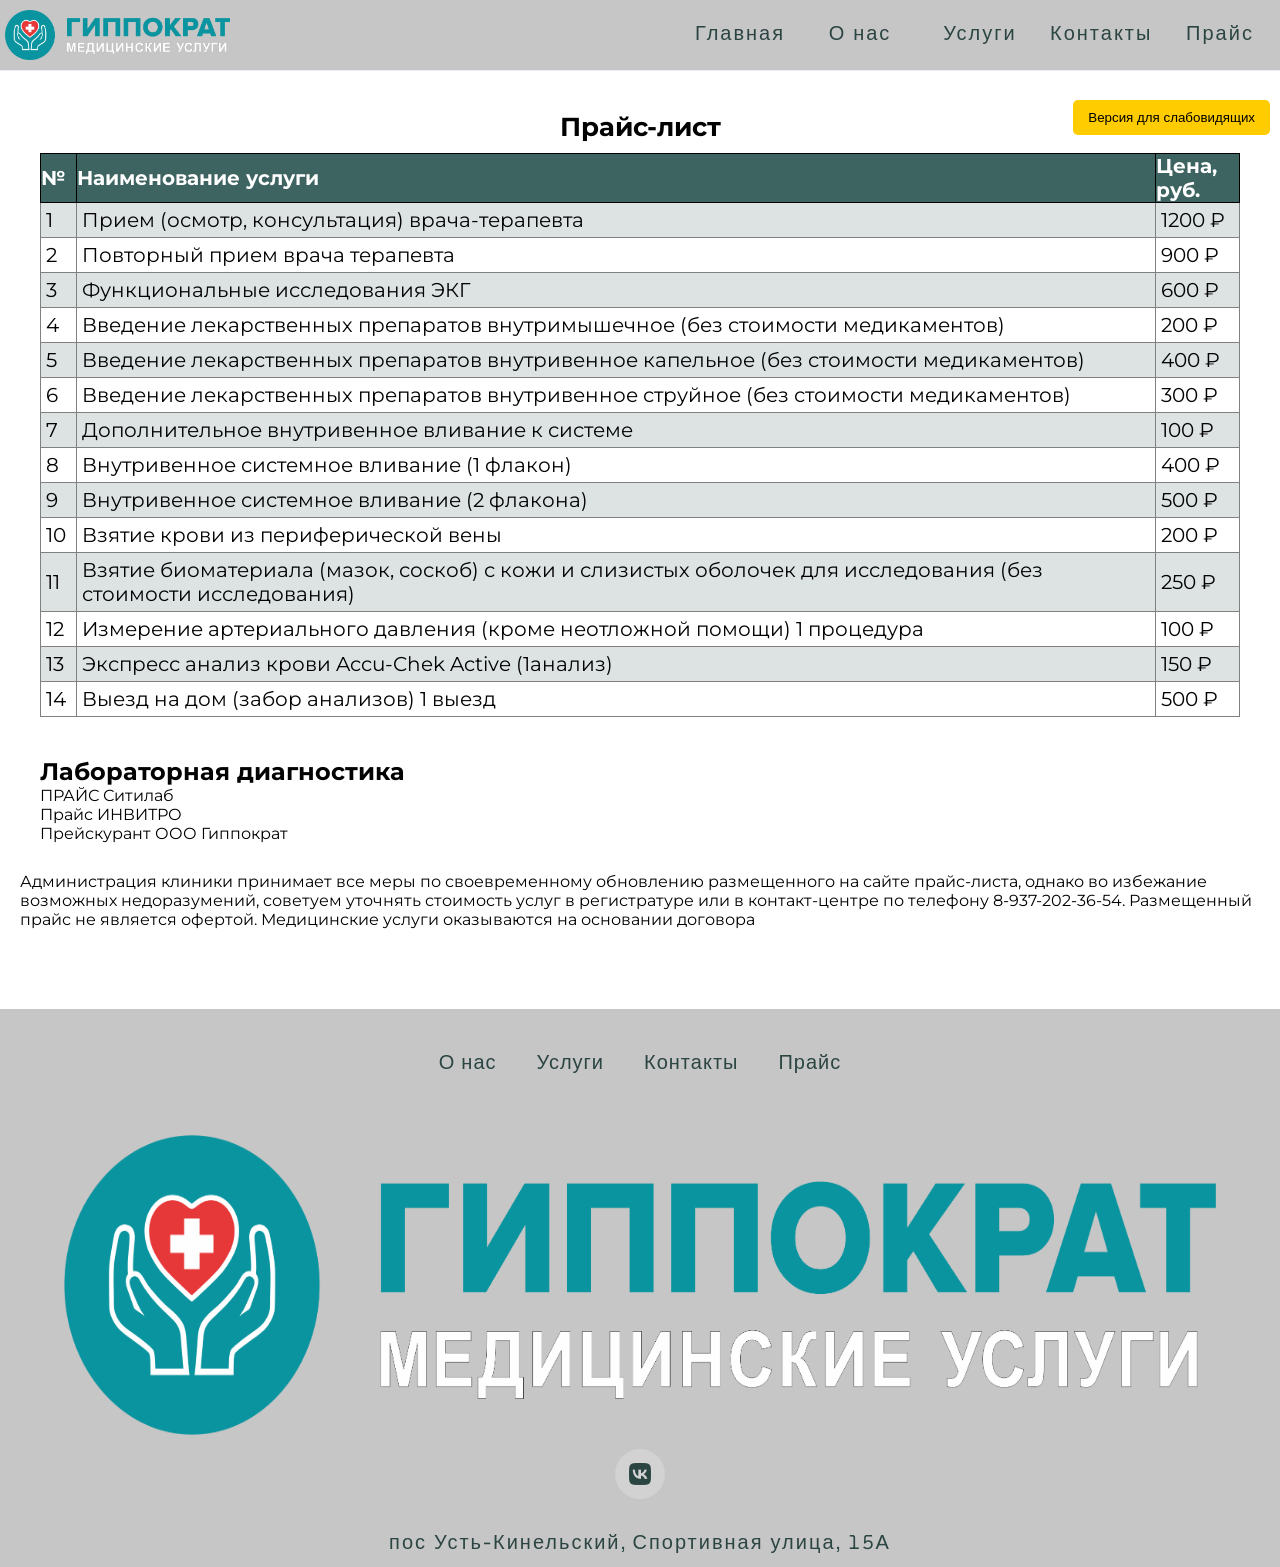
<file: price.html>
<!DOCTYPE html>
<html lang="en">
<head>
    <link rel="stylesheet" href="style.css">
    <link href="https://fonts.googleapis.com/css2?family=SUSE:wght@200&display=swap" rel="stylesheet">
    <link rel="stylesheet" href="https://cdnjs.cloudflare.com/ajax/libs/font-awesome/6.5.1/css/all.min.css">
    <link href="https://fonts.googleapis.com/css2?family=Montserrat:ital,wght@0,100..900;1,100..900&display=swap" rel="stylesheet">
    <link href="https://fonts.googleapis.com/css2?family=Playfair+Display:ital,wght@0,400..900;1,400..900&display=swap" rel="stylesheet">
    <meta charset="UTF-8">
    <meta name="viewport" content="width=device-width, initial-scale=1.0">
    <title>Прайс</title>
</head>
<body>
    
    <div class="wrapper">
        <header>
            <div class="header-container">
                <div class="header-container-img">
                    <a href="index.html"><img src="images/logo-Photoroom.png" alt=""></a>
                </div>
    
                <div class="header-container-links">
                    <a href="index.html">Главная</a> 
                    <a href="about.html">О нас</a>
                    <a href="service.html">Услуги</a>
                    <a href="contact.html">Контакты</a>
                    <a href="price.html">Прайс</a>
                </div>

                <div class="header-mobile">
                    <a href="#" id="menu" class="icon">&#9776;</a>
                    <div class="mobile-container-links" id="mobile-links">
                        <a href="index.html">Главная</a>
                        <a href="about.html">О нас</a>
                        <a href="service.html">Услуги</a>
                        <a href="contact.html">Контакты</a>
                        <a href="price.html">Прайс</a>
                    </div>
                </div>
            </div>
        </header>

    <main id="main-content">

        <!-- Кнопка для доступа к версии для слабовидящих -->
        <button class="version-button" id="a11y-toggle">Версия для слабовидящих</button>

            <div class="price-container">
                <h1>Прайс-лист</h1> 
            <div class="price-container">
                    <table>
                        <tbody>
                            <tr>
                                <th>№</th>
                                <th>Наименование услуги</th>
                                <th>Цена, руб.</th>
                            </tr>
    
                            <tr>
                                <td class="first-td">1</td>
                                <td class="second-td">Прием (осмотр, консультация) врача-терапевта</td>
                                <td class="third-td">1200 ₽</td>
                            </tr>
    
                            <tr>
                                <td class="first-td">2</td>
                                <td class="second-td">Повторный прием врача терапевта</td>
                                <td class="third-td">900 ₽</td>
                            </tr>

                            <tr>
                                <td class="first-td">3</td>
                                <td class="second-td">Функциональные исследования ЭКГ</td>
                                <td class="third-td">600 ₽</td>
                            </tr>

                            <tr>
                                <td class="first-td">4</td>
                                <td class="second-td">Введение лекарственных препаратов внутримышечное (без стоимости медикаментов)</td>
                                <td class="third-td">200 ₽</td>
                            </tr>

                            <tr>
                                <td class="first-td">5</td>
                                <td class="second-td">Введение лекарственных препаратов внутривенное капельное (без стоимости медикаментов)</td>
                                <td class="third-td">400 ₽</td>
                            </tr>

                            <tr>
                                <td class="first-td">6</td>
                                <td class="second-td">Введение лекарственных препаратов внутривенное струйное (без стоимости медикаментов)</td>
                                <td class="third-td">300 ₽</td>
                            </tr>

                            <tr>
                                <td class="first-td">7</td>
                                <td class="second-td">Дополнительное внутривенное вливание к системе</td>
                                <td class="third-td">100 ₽</td>
                            </tr>

                            <tr>
                                <td class="first-td">8</td>
                                <td class="second-td">Внутривенное системное вливание (1 флакон)</td>
                                <td class="third-td">400 ₽</td>
                            </tr>

                            <tr>
                                <td class="first-td">9</td>
                                <td class="second-td">Внутривенное системное вливание (2 флакона)</td>
                                <td class="third-td">500 ₽</td>
                            </tr>

                            <tr>
                                <td class="first-td">10</td>
                                <td class="second-td">Взятие крови из периферической вены</td>
                                <td class="third-td">200 ₽</td>
                            </tr>

                            <tr>
                                <td class="first-td">11</td>
                                <td class="second-td">Взятие биоматериала (мазок, соскоб) с кожи и слизистых оболочек для исследования (без стоимости исследования)</td>
                                <td class="third-td">250 ₽</td>
                            </tr>

                            <tr>
                                <td class="first-td">12</td>
                                <td class="second-td">Измерение артериального давления (кроме неотложной помощи) 1 процедура</td>
                                <td class="third-td">100 ₽</td>
                            </tr>

                            <tr>
                                <td class="first-td">13</td>
                                <td class="second-td">Экспресс анализ крови Accu-Chek Active (1анализ)</td>
                                <td class="third-td">150 ₽</td>
                            </tr>

                            <tr>
                                <td class="first-td">14</td>
                                <td class="second-td">Выезд на дом (забор анализов) 1 выезд</td>
                                <td class="third-td">500 ₽</td>
                            </tr>
    
                        </tbody>
                    </table>
                    </div>

                <div class="price-container">
                        <ul class="myList">
                            <h2>Лабораторная диагностика</h2>
                            <li><a href="files/ПРАЙС Ситилаб.xlsx" target="_blank">ПРАЙС Ситилаб</a></li>
                            <li><a href="files/Прайс_ИНВИТРО_ГИППОКРАТ.xlsx" target="_blank">Прайс ИНВИТРО</a></li>
                            <li><a href="files/Прейскурант ООО Гиппократ.pdf" target="_blank">Прейскурант ООО Гиппократ</a></li>
                        </ul>
                        </div>
                        <br>
                        <p>Администрация клиники принимает все меры по своевременному обновлению размещенного на сайте прайс-листа, однако во избежание возможных недоразумений, советуем уточнять стоимость услуг в регистратуре или в контакт-центре по телефону 8-937-202-36-54. Размещенный прайс не является офертой. Медицинские услуги оказываются на основании договора</p>
                    </div>
    </main>

    <footer>
        <div class="footer-container">
            <div class="footer-container__links">
                <a href="about.html">О нас</a>
                <a href="service.html">Услуги</a>
                <a href="contact.html">Контакты</a>
                <a href="price.html">Прайс</a>
            </div>

            <div class="footer-container__image">
                <a href="index.html"><img src="images/logo-Photoroom.png" alt=""></a>
            </div>

            <div class="footer-container__social-links">
                <a href="https://vk.ru/gippokrat_ustkinel" target="_blank"><i class="fab fa-vk"></i></a>
            </div>

            <div class="footer-container__adress">
                <p>пос Усть-Кинельский, Спортивная улица, 15А</p>
            </div>
        </div>
    </footer>
</div>
    
</body>
<script src="scripts/navscript.js"></script>
<script src="scripts/version.js"></script>
</html>
</file>
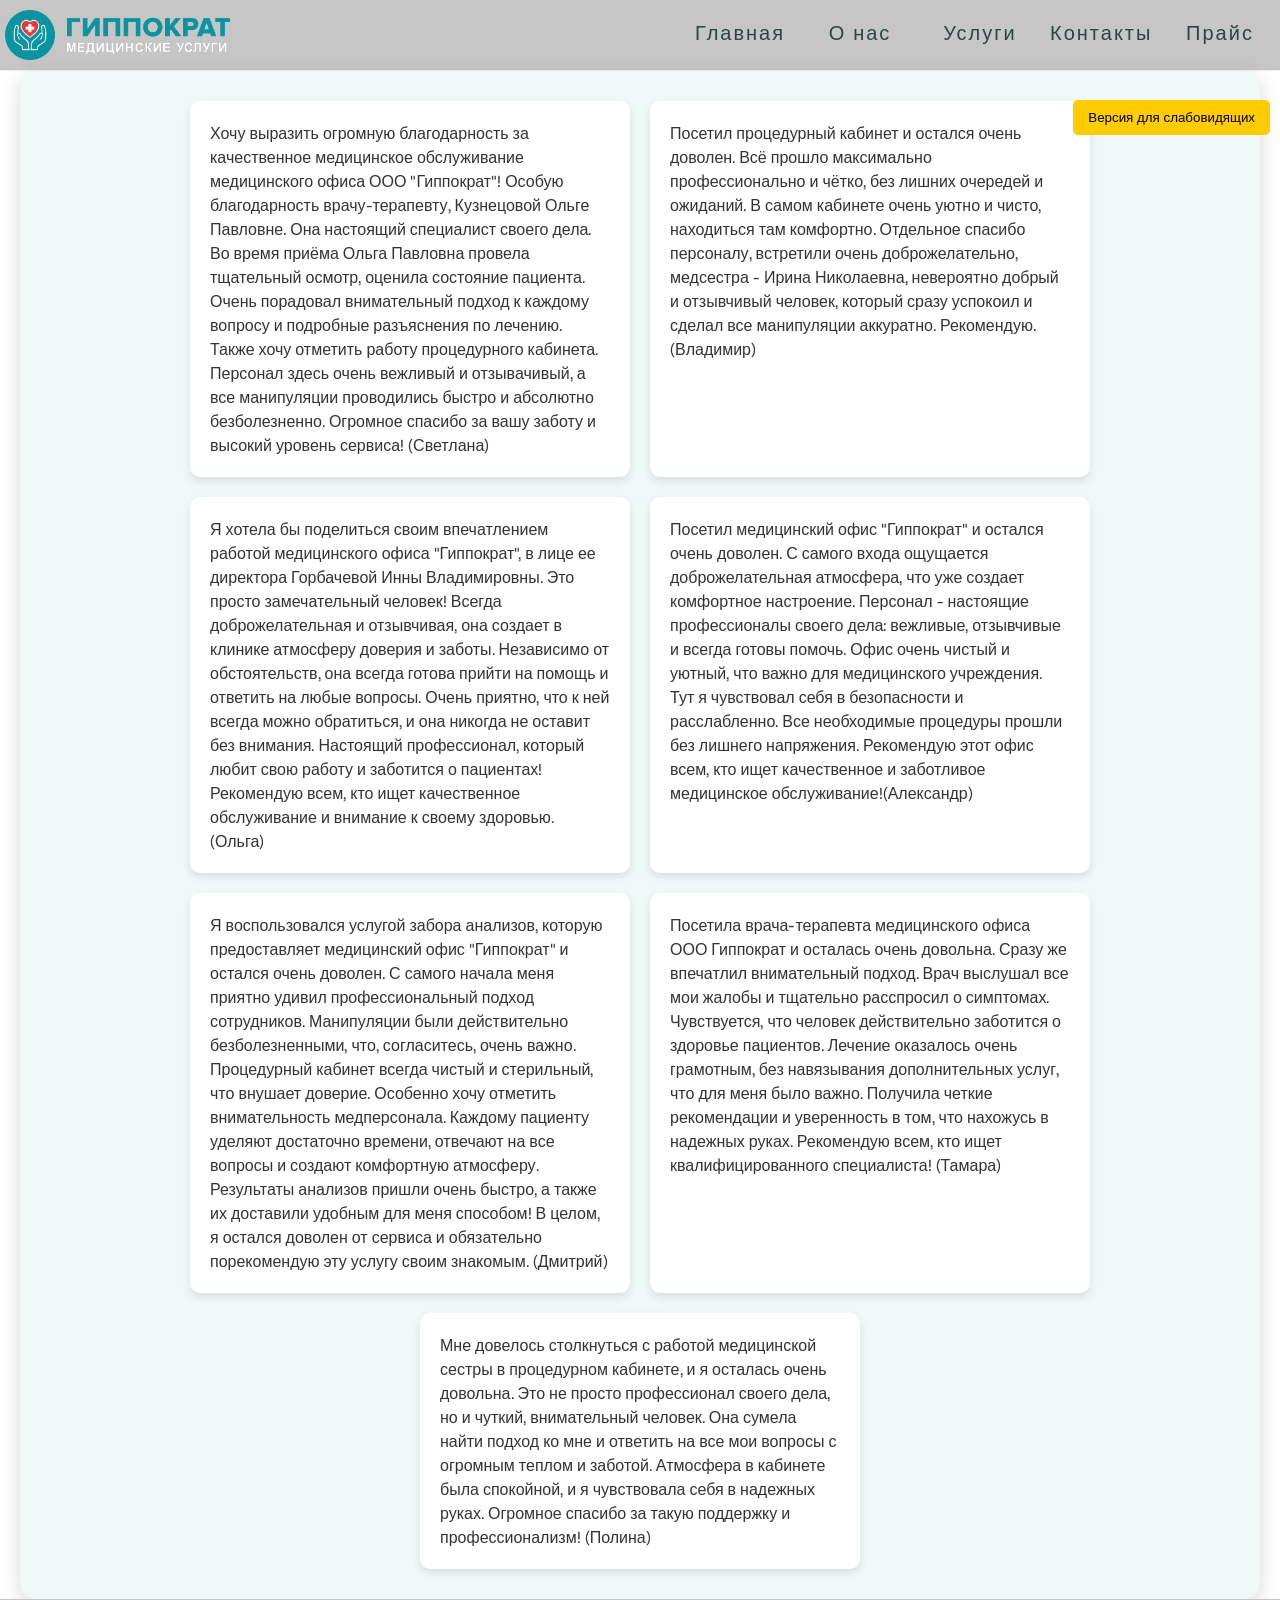
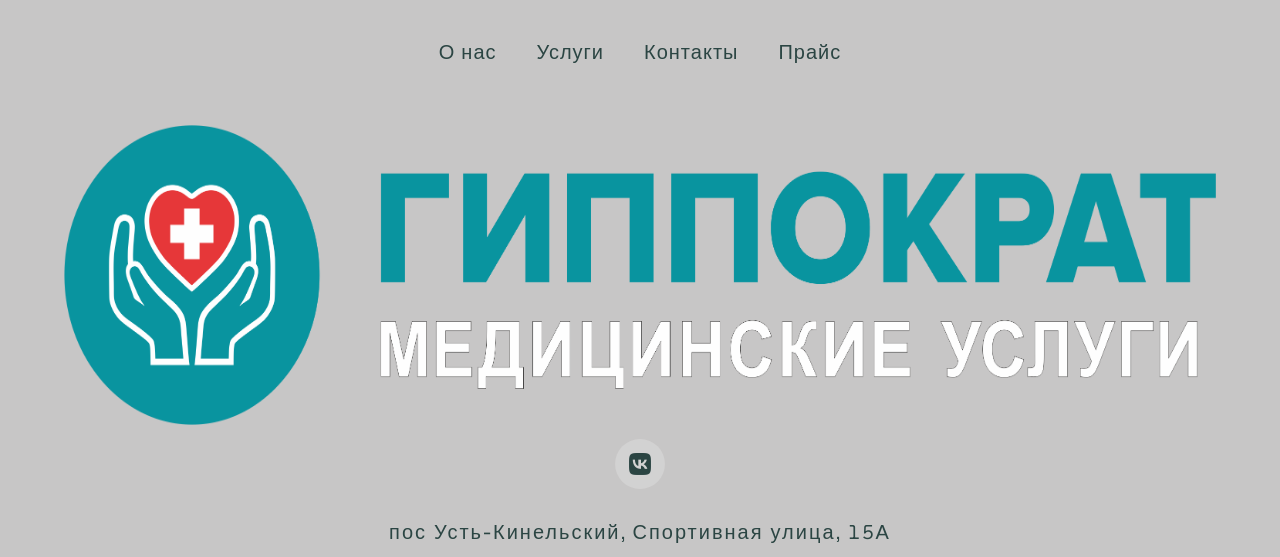
<file: reviews.html>
<!DOCTYPE html>
<html lang="en">
<head>
    <link rel="stylesheet" href="style.css">
    <link href="https://fonts.googleapis.com/css2?family=SUSE:wght@200&display=swap" rel="stylesheet">
    <link href="https://fonts.googleapis.com/css2?family=Oswald:wght@200&display=swap" rel="stylesheet">
    <link rel="stylesheet" href="https://fonts.googleapis.com/css2?family=Material+Symbols+Outlined:opsz,wght,FILL,GRAD@20..48,100..700,0..1,-50..200" />
    <link href="https://fonts.googleapis.com/css2?family=Montserrat:ital,wght@0,100..900;1,100..900&display=swap" rel="stylesheet">
    <link href="https://fonts.googleapis.com/css2?family=Playfair+Display:ital,wght@0,400..900;1,400..900&display=swap" rel="stylesheet">
    <link rel="stylesheet" href="https://cdnjs.cloudflare.com/ajax/libs/font-awesome/6.5.1/css/all.min.css">
    <meta charset="UTF-8">
    <meta name="viewport" content="width=device-width, initial-scale=1.0">
    <title>О нас</title>
</head>
<body>
    <div class="wrapper">
        <header>
            <div class="header-container">
                <div class="header-container-img">
                    <a href="index.html"><img src="images/logo-Photoroom.png" alt=""></a>
                </div>
    
                <div class="header-container-links">
                    <a href="index.html">Главная</a> 
                    <a href="about.html">О нас</a>
                    <a href="service.html">Услуги</a>
                    <a href="contact.html">Контакты</a>
                    <a href="price.html">Прайс</a>
                </div>

                <div class="header-mobile">
                    <a href="#" id="menu" class="icon">&#9776;</a>
                    <div class="mobile-container-links" id="mobile-links">
                        <a href="index.html">Главная</a>
                        <a href="about.html">О нас</a>
                        <a href="service.html">Услуги</a>
                        <a href="contact.html">Контакты</a>
                        <a href="price.html">Прайс</a>
                    </div>
                </div>
            </div>
        </header>

        <main id="main-content">

            <!-- Кнопка для доступа к версии для слабовидящих -->
            <button class="version-button" id="a11y-toggle">Версия для слабовидящих</button>

            <div class="reviews-container">
                <div class="review-card">
                  <p>Хочу выразить огромную благодарность за качественное медицинское обслуживание медицинского офиса ООО "Гиппократ"! Особую благодарность врачу-терапевту, Кузнецовой Ольге Павловне. Она настоящий специалист своего дела. Во время приёма Ольга Павловна провела тщательный осмотр, оценила состояние пациента. Очень порадовал внимательный подход к каждому вопросу и подробные разъяснения по лечению. Также хочу отметить работу процедурного кабинета. Персонал здесь очень вежливый и отзывачивый, а все манипуляции проводились быстро и абсолютно безболезненно. Огромное спасибо за вашу заботу и высокий уровень сервиса! (Светлана)</p>
                </div>
              
                <div class="review-card">
                  <p>Посетил процедурный кабинет и остался очень доволен. Всё прошло максимально профессионально и чётко, без лишних очередей и ожиданий. В самом кабинете очень уютно и чисто, находиться там комфортно. Отдельное спасибо персоналу, встретили очень доброжелательно, медсестра - Ирина Николаевна, невероятно добрый и отзывчивый человек, который сразу успокоил и сделал все манипуляции аккуратно. Рекомендую. (Владимир)</p>
                </div>
              
                <div class="review-card">
                  <p>Я хотела бы поделиться своим впечатлением работой  медицинского офиса "Гиппократ", в лице ее директора Горбачевой Инны Владимировны. Это просто замечательный человек! Всегда доброжелательная и отзывчивая, она создает в клинике атмосферу доверия и заботы. Независимо от обстоятельств, она всегда готова прийти на помощь и ответить на любые вопросы. Очень приятно, что к ней всегда можно обратиться, и она никогда не оставит без внимания. Настоящий профессионал, который любит свою работу и заботится о пациентах! Рекомендую всем, кто ищет качественное обслуживание и внимание к своему здоровью. (Ольга)</p>
                </div>
              
                <div class="review-card">
                  <p>Посетил медицинский офис "Гиппократ" и остался очень доволен. С самого входа ощущается доброжелательная атмосфера, что уже создает комфортное настроение. Персонал - настоящие профессионалы своего дела: вежливые, отзывчивые и всегда готовы помочь.
                                  Офис очень чистый и уютный, что важно для медицинского учреждения. Тут я чувствовал себя в безопасности и расслабленно. Все необходимые процедуры прошли без лишнего напряжения.
                                  Рекомендую этот офис всем, кто ищет качественное и заботливое медицинское обслуживание!(Александр)</p>
                </div>
              
                <div class="review-card">
                  <p>Я воспользовался услугой забора анализов, которую предоставляет медицинский офис "Гиппократ" и остался очень доволен. С самого начала меня приятно удивил профессиональный подход сотрудников. Манипуляции были действительно безболезненными, что, согласитесь, очень важно. Процедурный кабинет всегда чистый и стерильный, что внушает доверие.
                                  Особенно хочу отметить внимательность медперсонала. Каждому пациенту уделяют достаточно времени, отвечают на все вопросы и создают комфортную атмосферу. Результаты анализов пришли очень быстро, а также их доставили удобным для меня способом! В целом, я остался доволен от сервиса и обязательно порекомендую эту услугу своим знакомым. (Дмитрий)</p>
                </div>
              
                <div class="review-card">
                  <p>Посетила врача-терапевта медицинского офиса ООО Гиппократ и осталась очень довольна. Сразу же впечатлил внимательный подход. Врач выслушал все мои жалобы и тщательно расспросил о симптомах. Чувствуется, что человек действительно заботится о здоровье пациентов. Лечение оказалось очень грамотным, без навязывания дополнительных услуг, что для меня было важно. Получила четкие рекомендации и уверенность в том, что нахожусь в надежных руках. Рекомендую всем, кто ищет квалифицированного специалиста! (Тамара)</p>
                </div>
              
                <div class="review-card">
                  <p>Мне довелось столкнуться с работой медицинской сестры в процедурном кабинете, и я осталась очень довольна. Это не просто профессионал своего дела, но и чуткий, внимательный человек. Она сумела найти подход ко мне и ответить на все мои вопросы с огромным теплом и заботой. Атмосфера в кабинете была спокойной, и я чувствовала себя в надежных руках. Огромное спасибо за такую поддержку и профессионализм! (Полина)</p>
                </div>
              </div>

        </main>

        <footer>
            <div class="footer-container">
                <div class="footer-container__links">
                    <a href="about.html">О нас</a>
                    <a href="service.html">Услуги</a>
                    <a href="contact.html">Контакты</a>
                    <a href="price.html">Прайс</a>
                </div>
    
                <div class="footer-container__image">
                    <a href="index.html"><img src="images/logo-Photoroom.png" alt=""></a>
                </div>
    
                <div class="footer-container__social-links">
                    <a href="https://vk.ru/gippokrat_ustkinel" target="_blank"><i class="fab fa-vk"></i></a>
                </div>
    
                <div class="footer-container__adress">
                    <p>пос Усть-Кинельский, Спортивная улица, 15А</p>
                </div>
            </div>
        </footer>
    </div>
</body>
<script src="scripts/navscript.js"></script>
<script src="scripts/version.js"></script>
</html>
</file>
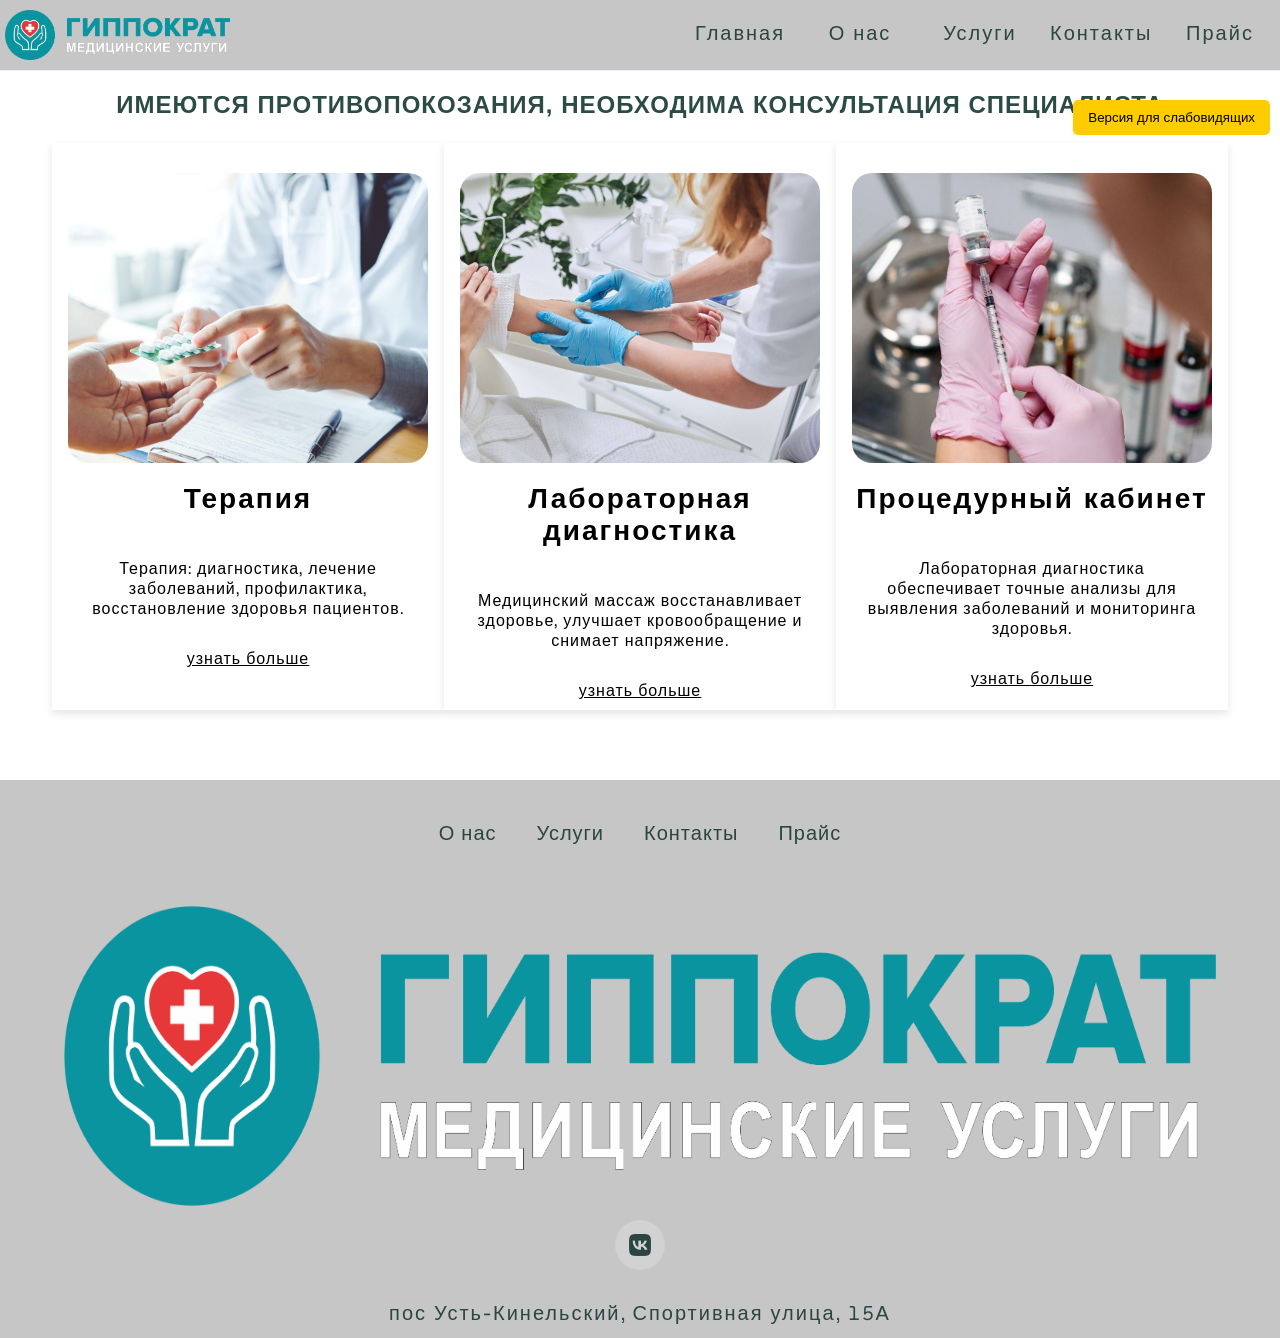
<file: service.html>
<!DOCTYPE html>
<html lang="en">
<head>
    <link rel="stylesheet" href="style.css">
    <link href="https://fonts.googleapis.com/css2?family=SUSE:wght@200&display=swap" rel="stylesheet">
    <link rel="stylesheet" href="https://cdnjs.cloudflare.com/ajax/libs/font-awesome/6.5.1/css/all.min.css">
    <link href="https://fonts.googleapis.com/css2?family=Playfair+Display:ital,wght@0,400..900;1,400..900&display=swap" rel="stylesheet">
    <meta charset="UTF-8">
    <meta name="viewport" content="width=device-width, initial-scale=1.0">
    <title>Услуги</title>
</head>
<body>
    <div class="wrapper">
        <header>
            <div class="header-container">
                <div class="header-container-img">
                    <a href="index.html"><img src="images/logo-Photoroom.png" alt=""></a>
                </div>
    
                <div class="header-container-links">
                    <a href="index.html">Главная</a> 
                    <a href="about.html">О нас</a>
                    <a href="service.html">Услуги</a>
                    <a href="contact.html">Контакты</a>
                    <a href="price.html">Прайс</a>
                </div>

                <div class="header-mobile">
                    <a href="#" id="menu" class="icon">&#9776;</a>
                    <div class="mobile-container-links" id="mobile-links">
                        <a href="index.html">Главная</a>
                        <a href="about.html">О нас</a>
                        <a href="service.html">Услуги</a>
                        <a href="contact.html">Контакты</a>
                        <a href="price.html">Прайс</a>
                    </div>
                </div>
            </div>
        </header>

        <main id="main-content">

            <!-- Кнопка для доступа к версии для слабовидящих -->
            <button class="version-button" id="a11y-toggle">Версия для слабовидящих</button>

            <div class="service-container">
                <h2>ИМЕЮТСЯ ПРОТИВОПОКОЗАНИЯ, НЕОБХОДИМА КОНСУЛЬТАЦИЯ СПЕЦИАЛИСТА</h2>
                <div class="service-container-slides">
                    <div class="service-container-slides__slide">
                        <img src="images/ТЕРАПИЯ.jpg" alt="">
                        <h2>Терапия</h2>
                        <p>Терапия: диагностика, лечение заболеваний, профилактика, восстановление здоровья пациентов.</p>
                        <a href="therapy.html"><p>узнать больше</p></a>
                    </div>

                    <div class="service-container-slides__slide">
                        <img src="images/ЛАБ_ДИАГ.jfif " class="center-img" alt="">
                        <h2>Лабораторная диагностика</h2>
                        <p>Медицинский массаж восстанавливает здоровье, улучшает кровообращение и снимает напряжение.</p>
                        <a href="labdiag.html"><p>узнать больше</p></a>
                    </div>

                    <div class="service-container-slides__slide">
                        <img src="images/ПРОЦЕДУРНЫЙ.jfif" alt="">
                        <h2>Процедурный кабинет</h2>
                        <p>Лабораторная диагностика обеспечивает точные анализы для выявления заболеваний и мониторинга здоровья.</p>
                        <a href="treatmentRoom.html"><p>узнать больше</p></a>
                    </div>
                </div>
            </div>
        </main>

        <footer>
            <div class="footer-container">
                <div class="footer-container__links">
                    <a href="about.html">О нас</a>
                    <a href="service.html">Услуги</a>
                    <a href="contact.html">Контакты</a>
                    <a href="price.html">Прайс</a>
                </div>
    
                <div class="footer-container__image">
                    <a href="index.html"><img src="images/logo-Photoroom.png" alt=""></a>
                </div>
    
                <div class="footer-container__social-links">
                    <a href="https://vk.ru/gippokrat_ustkinel" target="_blank"><i class="fab fa-vk"></i></a>
                </div>
    
                <div class="footer-container__adress">
                    <p>пос Усть-Кинельский, Спортивная улица, 15А</p>
                </div>
            </div>
        </footer>
    </div>
</body>
<script src="scripts/navscript.js"></script>
<script src="scripts/version.js"></script>
</html>
</file>
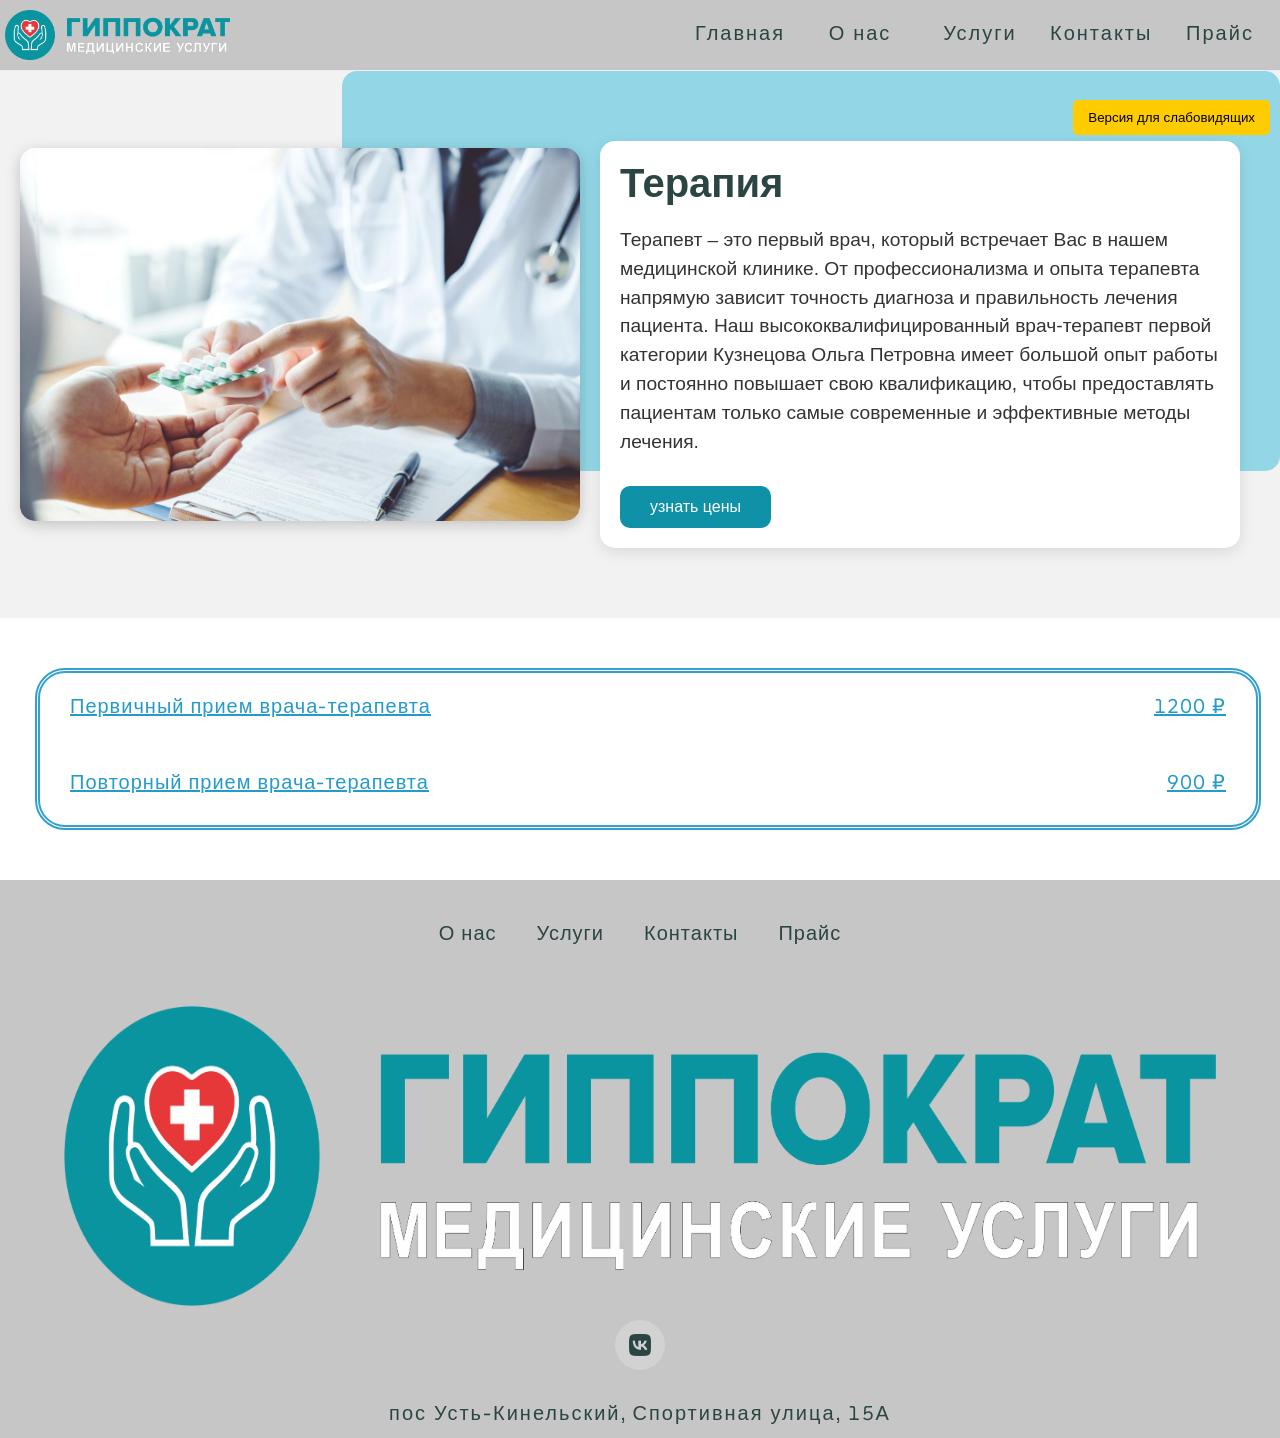
<file: therapy.html>
<!DOCTYPE html>
<html lang="en">
<head>
    <link rel="stylesheet" href="style.css">
    <link href="https://fonts.googleapis.com/css2?family=SUSE:wght@200&display=swap" rel="stylesheet">
    <link rel="stylesheet" href="https://cdnjs.cloudflare.com/ajax/libs/font-awesome/6.5.1/css/all.min.css">
    <link href="https://fonts.googleapis.com/css2?family=Playfair+Display:ital,wght@0,400..900;1,400..900&display=swap" rel="stylesheet">
    <meta charset="UTF-8">
    <meta name="viewport" content="width=device-width, initial-scale=1.0">
    <title>Терапия</title>
</head>
<body>
    <div class="wrapper">
        <header>
            <div class="header-container">
                <div class="header-container-img">
                    <a href="index.html"><img src="images/logo-Photoroom.png" alt=""></a>
                </div>
    
                <div class="header-container-links">
                    <a href="index.html">Главная</a> 
                    <a href="about.html">О нас</a>
                    <a href="service.html">Услуги</a>
                    <a href="contact.html">Контакты</a>
                    <a href="price.html">Прайс</a>
                </div>

                <div class="header-mobile">
                    <a href="#" id="menu" class="icon">&#9776;</a>
                    <div class="mobile-container-links" id="mobile-links">
                        <a href="index.html">Главная</a>
                        <a href="about.html">О нас</a>
                        <a href="service.html">Услуги</a>
                        <a href="contact.html">Контакты</a>
                        <a href="price.html">Прайс</a>
                    </div>
                </div>
            </div>
        </header>

        <main id="main-content">

            <!-- Кнопка для доступа к версии для слабовидящих -->
            <button class="version-button" id="a11y-toggle">Версия для слабовидящих</button>

            <div class="therapy-container">
                <div class="therapy-container-color-block">

                </div>

                <div class="therapy-container-image">
                        <img src="images/ТЕРАПИЯ.jpg" alt="">
                </div>

                <div class="therapy-container-text">
                    <h2>Терапия</h2>
                    <p>Терапевт – это первый врач, который встречает Вас в нашем медицинской клинике. От профессионализма и опыта терапевта напрямую зависит точность диагноза и правильность лечения пациента. Наш высококвалифицированный врач-терапевт первой категории Кузнецова Ольга Петровна имеет большой опыт работы и постоянно повышает свою квалификацию, чтобы предоставлять пациентам только самые современные и эффективные методы лечения.</p>
                    <button id="scrollButton">узнать цены</button>
                </div>
            </div>


        <section class="more-cost-section">
            <div class="more-cost-container">
                <div class="more-cost-header">
                    <p>Первичный прием врача-терапевта</p>
                </div>

                <div class="more-cost-main">
                    <p>1200 ₽</p>
                </div>
            </div>

            <div class="more-cost-container">
                <div class="more-cost-header">
                    <p>Повторный прием врача-терапевта</p>
                </div>

                <div class="more-cost-main">
                    <p>900 ₽</p>
                </div>
            </div>
        </section>
        </main>

        <footer>
            <div class="footer-container">
                <div class="footer-container__links">
                    <a href="about.html">О нас</a>
                    <a href="service.html">Услуги</a>
                    <a href="contact.html">Контакты</a>
                    <a href="price.html">Прайс</a>
                </div>
    
                <div class="footer-container__image">
                    <a href="index.html"><img src="images/logo-Photoroom.png" alt=""></a>
                </div>
    
                <div class="footer-container__social-links">
                    <a href="https://vk.ru/gippokrat_ustkinel" target="_blank"><i class="fab fa-vk"></i></a>
                </div>
    
                <div class="footer-container__adress">
                    <p>пос Усть-Кинельский, Спортивная улица, 15А</p>
                </div>
            </div>
        </footer>
    </div>
</body>
<script src="scripts/navscript.js"></script>
<script src="scripts/scrollscript.js"></script>
<script src="scripts/version.js"></script>
</html>
</file>
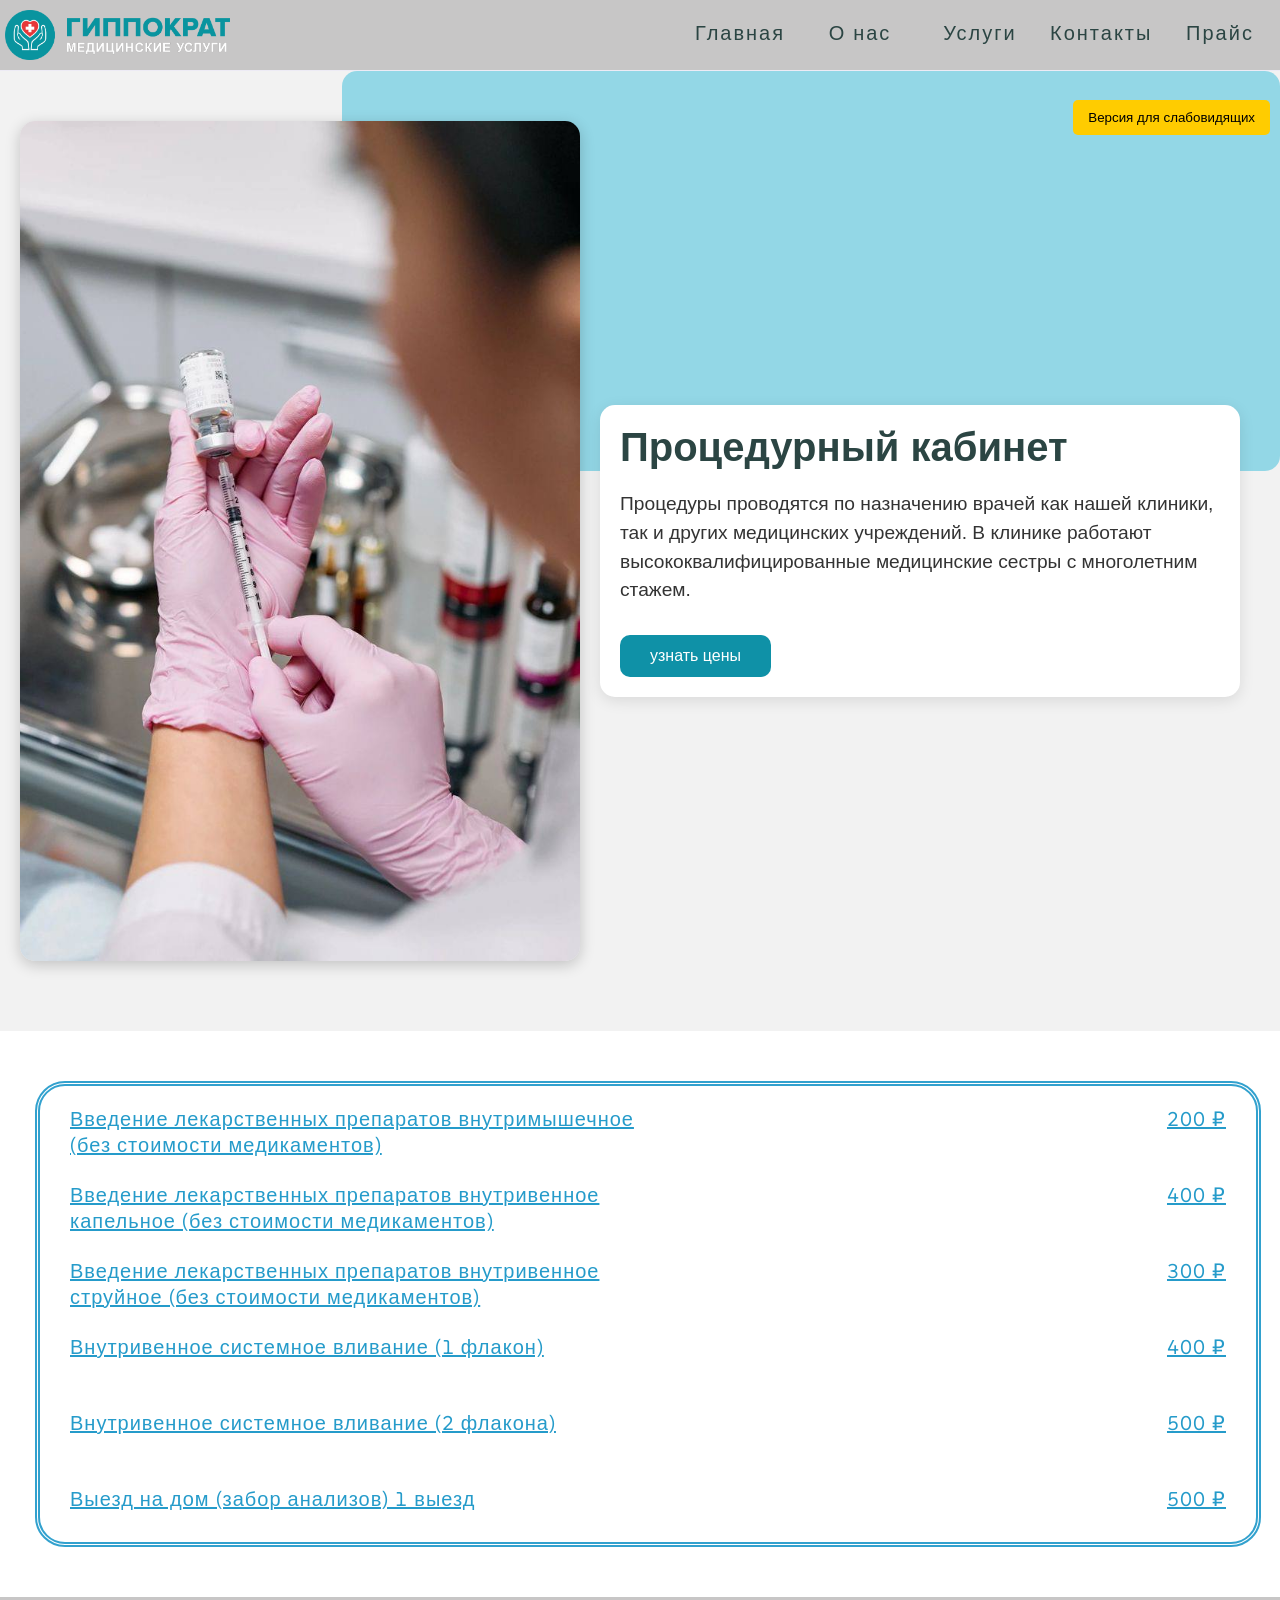
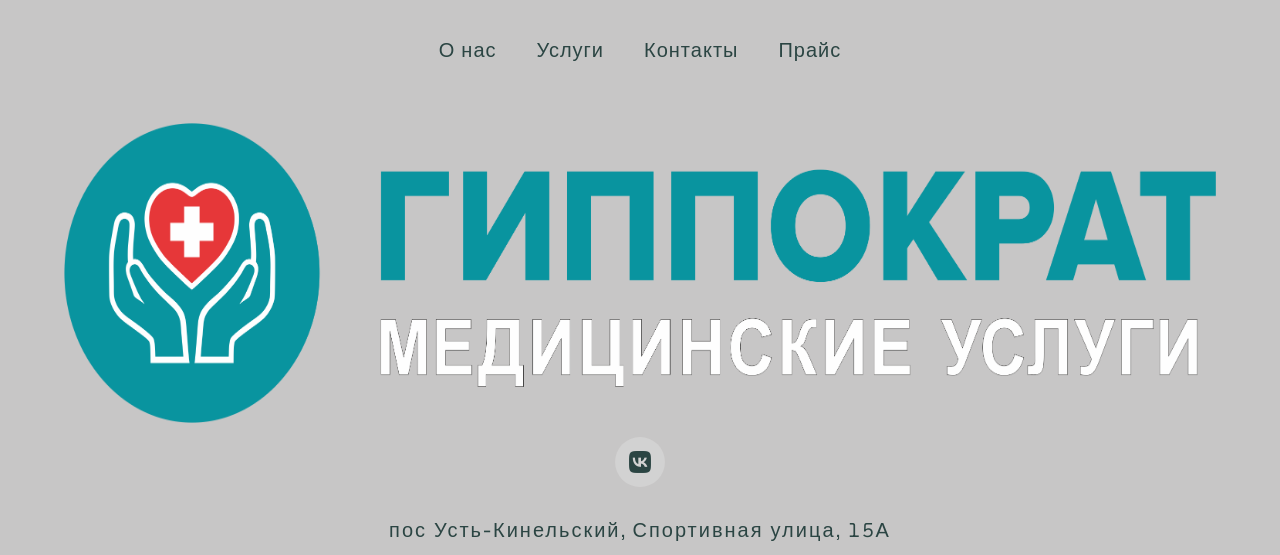
<file: treatmentRoom.html>
<!DOCTYPE html>
<html lang="en">
<head>
    <link rel="stylesheet" href="style.css">
    <link href="https://fonts.googleapis.com/css2?family=SUSE:wght@200&display=swap" rel="stylesheet">
    <link rel="stylesheet" href="https://cdnjs.cloudflare.com/ajax/libs/font-awesome/6.5.1/css/all.min.css">
    <link href="https://fonts.googleapis.com/css2?family=Playfair+Display:ital,wght@0,400..900;1,400..900&display=swap" rel="stylesheet">
    <meta charset="UTF-8">
    <meta name="viewport" content="width=device-width, initial-scale=1.0">
    <title>Процедурный кабинет</title>
</head>
<body>
    <div class="wrapper">
        <header>
            <div class="header-container">
                <div class="header-container-img">
                    <a href="index.html"><img src="images/logo-Photoroom.png" alt=""></a>
                </div>
    
                <div class="header-container-links">
                    <a href="index.html">Главная</a> 
                    <a href="about.html">О нас</a>
                    <a href="service.html">Услуги</a>
                    <a href="contact.html">Контакты</a>
                    <a href="price.html">Прайс</a>
                </div>

                <div class="header-mobile">
                    <a href="#" id="menu" class="icon">&#9776;</a>
                    <div class="mobile-container-links" id="mobile-links">
                        <a href="index.html">Главная</a>
                        <a href="about.html">О нас</a>
                        <a href="service.html">Услуги</a>
                        <a href="contact.html">Контакты</a>
                        <a href="price.html">Прайс</a>
                    </div>
                </div>
            </div>
        </header>

        <main id="main-content">

            <!-- Кнопка для доступа к версии для слабовидящих -->
            <button class="version-button" id="a11y-toggle">Версия для слабовидящих</button>

            <div class="therapy-container">
                <div class="therapy-container-color-block">

                </div>

                <div class="therapy-container-image">
                        <img src="images/ПРОЦЕДУРНЫЙ.jfif" alt="">
                </div>

                <div class="therapy-container-text">
                    <h2>Процедурный кабинет</h2>
                    <p>Процедуры проводятся по назначению врачей как нашей клиники, так и других медицинских учреждений. В клинике работают высококвалифицированные медицинские сестры с многолетним стажем.</p>
                    <button id="scrollButton">узнать цены</button>
                </div>
            </div>

        <section class="more-cost-section">
            <div class="more-cost-container">
                <div class="more-cost-header">
                    <p>Введение лекарственных препаратов внутримышечное (без стоимости медикаментов)</p>
                </div>

                <div class="more-cost-main">
                    <p>200 ₽</p>
                </div>
            </div>

            <div class="more-cost-container">
                <div class="more-cost-header">
                    <p>Введение лекарственных препаратов внутривенное капельное (без стоимости медикаментов)</p>
                </div>

                <div class="more-cost-main">
                    <p>400 ₽</p>
                </div>
            </div>

            <div class="more-cost-container">
                <div class="more-cost-header">
                    <p>Введение лекарственных препаратов внутривенное струйное (без стоимости медикаментов)</p>
                </div>

                <div class="more-cost-main">
                    <p>300 ₽</p>
                </div>
            </div>

            <div class="more-cost-container">
                <div class="more-cost-header">
                    <p>Внутривенное системное вливание (1 флакон)</p>
                </div>

                <div class="more-cost-main">
                    <p>400 ₽</p>
                </div>
            </div>

            <div class="more-cost-container">
                <div class="more-cost-header">
                    <p>Внутривенное системное вливание (2 флакона)</p>
                </div>

                <div class="more-cost-main">
                    <p>500 ₽</p>
                </div>
            </div>

            <div class="more-cost-container">
                <div class="more-cost-header">
                    <p>Выезд на дом (забор анализов) 1 выезд</p>
                </div>

                <div class="more-cost-main">
                    <p>500 ₽</p>
                </div>
            </div>
        </section>
        </main>

        <footer>
            <div class="footer-container">
                <div class="footer-container__links">
                    <a href="about.html">О нас</a>
                    <a href="service.html">Услуги</a>
                    <a href="contact.html">Контакты</a>
                    <a href="price.html">Прайс</a>
                </div>
    
                <div class="footer-container__image">
                    <a href="index.html"><img src="images/logo-Photoroom.png" alt=""></a>
                </div>
    
                <div class="footer-container__social-links">
                    <a href="https://vk.ru/gippokrat_ustkinel" target="_blank"><i class="fab fa-vk"></i></a>
                </div>
    
                <div class="footer-container__adress">
                    <p>пос Усть-Кинельский, Спортивная улица, 15А</p>
                </div>
            </div>
        </footer>
    </div>
</body>
<script src="scripts/navscript.js"></script>
<script src="scripts/scrollscript.js"></script>
<script src="scripts/version.js"></script>
</html>
</file>
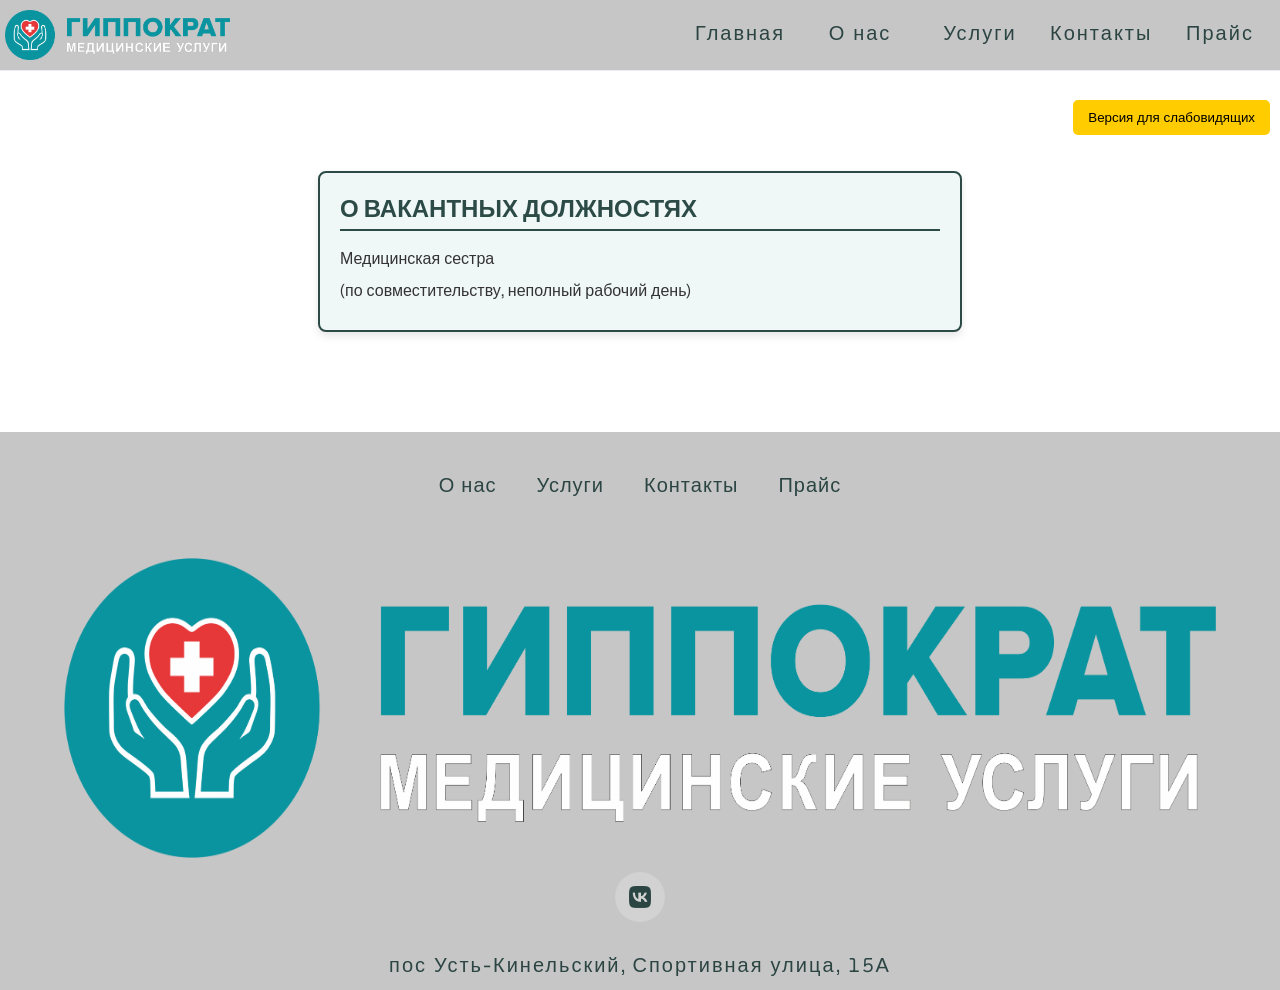
<file: vacancy.html>
<!DOCTYPE html>
<html lang="en">
<head>
    <link rel="stylesheet" href="style.css">
    <link href="https://fonts.googleapis.com/css2?family=SUSE:wght@200&display=swap" rel="stylesheet">
    <link href="https://fonts.googleapis.com/css2?family=Oswald:wght@200&display=swap" rel="stylesheet">
    <link rel="stylesheet" href="https://fonts.googleapis.com/css2?family=Material+Symbols+Outlined:opsz,wght,FILL,GRAD@20..48,100..700,0..1,-50..200" />
    <link href="https://fonts.googleapis.com/css2?family=Montserrat:ital,wght@0,100..900;1,100..900&display=swap" rel="stylesheet">
    <link href="https://fonts.googleapis.com/css2?family=Playfair+Display:ital,wght@0,400..900;1,400..900&display=swap" rel="stylesheet">
    <link rel="stylesheet" href="https://cdnjs.cloudflare.com/ajax/libs/font-awesome/6.5.1/css/all.min.css">
    <meta charset="UTF-8">
    <meta name="viewport" content="width=device-width, initial-scale=1.0">
    <title>О нас</title>
</head>
<body>
    <div class="wrapper">
        <header>
            <div class="header-container">
                <div class="header-container-img">
                    <a href="index.html"><img src="images/logo-Photoroom.png" alt=""></a>
                </div>
    
                <div class="header-container-links">
                    <a href="index.html">Главная</a> 
                    <a href="about.html">О нас</a>
                    <a href="service.html">Услуги</a>
                    <a href="contact.html">Контакты</a>
                    <a href="price.html">Прайс</a>
                </div>

                <div class="header-mobile">
                    <a href="#" id="menu" class="icon">&#9776;</a>
                    <div class="mobile-container-links" id="mobile-links">
                        <a href="index.html">Главная</a>
                        <a href="about.html">О нас</a>
                        <a href="service.html">Услуги</a>
                        <a href="contact.html">Контакты</a>
                        <a href="price.html">Прайс</a>
                    </div>
                </div>
            </div>
        </header>

        <main id="main-content">

            <!-- Кнопка для доступа к версии для слабовидящих -->
            <button class="version-button" id="a11y-toggle">Версия для слабовидящих</button>

            <div class="vacancy">
                <h2>О ВАКАНТНЫХ ДОЛЖНОСТЯХ</h2>
                <p>Медицинская сестра</p>
                <p>(по совместительству, неполный рабочий день)</p>
            </div>

        </main>

        <footer>
            <div class="footer-container">
                <div class="footer-container__links">
                    <a href="about.html">О нас</a>
                    <a href="service.html">Услуги</a>
                    <a href="contact.html">Контакты</a>
                    <a href="price.html">Прайс</a>
                </div>
    
                <div class="footer-container__image">
                    <a href="index.html"><img src="images/logo-Photoroom.png" alt=""></a>
                </div>
    
                <div class="footer-container__social-links">
                    <a href="https://vk.ru/gippokrat_ustkinel" target="_blank"><i class="fab fa-vk"></i></a>
               </div>
    
                <div class="footer-container__adress">
                    <p>пос Усть-Кинельский, Спортивная улица, 15А</p>
                </div>
            </div>
        </footer>
    </div>
</body>
<script src="scripts/navscript.js"></script>
<script src="scripts/version.js"></script>
</html>
</file>
<file: style.css>
* {
    margin: 0;
    padding: 0;
}

html, body {
    height: 100%;
}

ul {
    list-style-type: none;
}

a {
    text-decoration: none;
    color: inherit;
}

header, main, footer {
    font-family: "SUSE", sans-serif;
    width: 100%;
}

.wrapper {
    min-height: 100%;
    display: flex;
    flex-direction: column;
}

.version-button {
    position: fixed;
    top: 100px; 
    right: 10px; 
    z-index: 999; 
    padding: 10px 15px; 
    background-color: #ffcc00; 
    border: none; 
    border-radius: 5px; 
    cursor: pointer;
}



main {
    flex: 1 1 auto;
    /* font-family: "SUSE", sans-serif; */
}

.header-container {
    width: 100%;
    height: 70px;
    background: rgb(199, 198, 198);
    display: flex;
    flex-direction: row;
    border-bottom: solid 1px #edebf5;
}

.header-mobile {
    display: none;
}

.header-container-img {
    text-align: center;
    display: flex;
    float: left;
    height: 100%;
    width: 100%;
}

.header-container-img img {
    margin-top: 10px;
    margin-left: 5px;
    height: 50px;
}

.header-container-links {
    height: 100%;
    width: 50%;
    display: flex;
    flex-direction: row;
    justify-content: center;
    align-items: center;
}

.header-container-links a {
    font-size: 20px;
    color: #2b4543; 
    letter-spacing: 2px;
    display: block;
    height: 30px;
    width: 100px;
    text-align: center;
    padding-top: 15px;
    border-radius: 20px;
    transition: 300ms;
    padding: 10px 10px;
}

.header-container-links a:hover {
    color: #3e6462;
    background-color: #3e64622e;    
}

footer {
    background: rgb(199, 198, 198);
    color: #2b4543;
    
}   

.footer-container {
    width: 100%;
    height: 100%;
    display: flex;
    flex-direction: column;
    align-items: center;
    justify-content: center;
}

.footer-container__links {
    margin-top: 30px;
    display: flex;
    justify-content: center;
    border-radius: 10px;
}

.footer-container__links a {
    border-radius: 15px;
    text-align: center;
    font-size: 20px;
    letter-spacing: 1px;
    padding: 10px 20px;
}

.footer-container__links a:last-child {
    margin: 0;
}

.footer-container__links a:hover {
    color: #3e6462;
    background-color: #3e64622e;
}

.footer-container__image {
    margin-top: 50px;
    text-align: center;
}

.footer-container__image img {
    height: 300px;
    width: 90%;
}

.footer-container__social-links {
    margin-top: 10px;
    display: flex;
    gap: 15px;
}

.footer-container__social-links a{
   height: 50px;
   width: 50px;
   background-color: rgba(255, 255, 255, 0.2);
   border-radius: 50%;
   display: flex;
   justify-content: center;
   align-items: center;
   font-size: 25px;
   color: #2b4543;
}

.footer-container__social-links a:hover {
    color: #3e6462;
    background-color: #3e64622e;
}

.footer-container__adress {
    margin-top: 30px;
    color: #2b4543;
    letter-spacing: 2px;
    font-size: 20px;
}

.footer-container__adress p {
    margin-bottom: 12px;
}

.main-container {
    width: 100%;
    margin-top: 60px;
    margin-bottom: 70px;
}

/* Верхняя секция с текстом и изображением */
.main-container-layout {
    display: flex;
    flex-direction: row;
    flex-wrap: wrap;
    justify-content: center; /* Выравниваем по центру */
    align-items: flex-start;
    gap: 30px; /* Сделайте больше или меньше по желанию */
    max-width: 1200px; /* Ограничьте ширину для эстетики */
    margin: 0 auto; /* Центрируем всю секцию */
    padding: 20px; /* Внутренние отступы */
}

.main-container__text-block {
    width: 50%;
    display: flex;
    flex-direction: column;
    align-items: center; /* Центрирование всего внутри */
    text-align: center; /* Центр текста внутри */
    padding: 20px;
    box-sizing: border-box;
}

.main-container__text-block ul {
    list-style: none;
    padding: 0;
    margin: 0 0 15px 0;
}

.main-container__text-block li {
    font-size: 22px;
    letter-spacing: 2px;
    line-height: 1.4;
    display: flex;
    align-items: center;
    margin-bottom: 8px;
    color: #2b4543;
}

.main-container__text-block span.material-symbols-outlined {
    font-size: 24px;
    margin-right: 10px;
    color: #2b4543;
}

.main-container__text-block h2 {
    font-size: 40px;
    letter-spacing: 3px;
    color: #2b4543;
    margin-top: 20px;
    margin-bottom: 15px;
}

.main-container__text-block button {
    margin-top: 30px;
    width: 175px;
    border-radius: 12px;
    border: solid 1px #2b4543;
    background-color: #ffffff;
    display: flex;
    align-items: center;
    justify-content: center;
    cursor: pointer;
    transition: background 0.3s;
}

.main-container__text-block button a {
    font-size: 14px;
    letter-spacing: 2px;
    line-height: 1.6;
    font-weight: 400;
    text-decoration: none;
    color: #2b4543;
}

.main-container__text-block button:hover {
    background: linear-gradient(90deg, rgba(0,106,78,1) 35%, rgba(0,168,107,1) 100%);
    color: #ffffff;
}

/* Фото блока */
.main-container__photo-block img {
    max-width: 100%;
    height: auto;
    border-radius: 10px;
}

/* Слайды */
.main-container-slides {
    margin-top: 50px;
    display: flex;
    flex-wrap: wrap;
    justify-content: center;
    gap: 20px;
}

.main-container-slides__slide {
    display: flex;
    flex-direction: column;
    align-items: center;
    justify-content: space-between;
    width: 250px;
    height: 250px;
    padding: 20px;
    border-radius: 20px;
    background: linear-gradient(90deg, rgba(255, 195, 113, 1) 46%, rgba(255, 165, 0, 1) 100%);
    box-shadow: 0 4px 15px rgba(0,0,0,0.2);
    transition: transform 0.3s, box-shadow 0.3s;
}

.main-container-slides__slide:hover {
    transform: translateY(-10px);
    box-shadow: 0 8px 20px rgba(0,0,0,0.3);
}

.main-container-slides__slide span {
    font-size: 7vh;
    margin-bottom: 10px;
}

.main-container-slides__slide h2 {
    margin-top: 10px;
    font-size: 24px;
    letter-spacing: 3px;
    text-transform: uppercase;
    margin-bottom: 15px;
    color: #fff;
}

.main-container-slides__slide p {
    font-size: 16px;
    font-weight: 500;
    text-align: center;
    margin-bottom: 15px;
    color: #fff;
}

.main-container-slides__slide a {
    margin-top: auto;
    text-decoration: underline;
    color: #fff;
    font-weight: 600;
}

/* Причины */
.reasons {
    margin: 60px 20px;
    font-family: "SUSE", sans-serif;
    max-width: 900px;
    margin-left: auto;
    margin-right: auto;
}

.reasons h2 {
    margin-bottom: 20px;
    font-size: 40px;
    color: #2b4543;
    text-align: center;
    letter-spacing: 3px;
}

.reasons ul {
    list-style: none;
    padding: 0;
    margin: 0;
}

.reasons li {
    font-size: 26px;
    color: #2b4543;
    letter-spacing: 1px;
    margin-bottom: 15px;
    display: flex;
    align-items: center;
}

.reasons li::before {
    content: "✅";
    margin-right: 10px;
}

/* Карта и здание */
.map {
    display: flex;
    justify-content: center;
    align-items: center;
    margin-top: 50px;
    flex-direction: column;
}

.building-image {
    text-align: center;
    margin-bottom: 30px;
}

.building-image img {
    max-width: 100%;
    height: auto;
    border-radius: 20px;
    box-shadow: 0 4px 10px rgba(0,0,0,0.2);
}

/* Адаптивность */
@media (max-width: 768px) {
    .main-container-layout {
        flex-direction: column;
        padding: 15px;
    }

    .main-container__text-block, .main-container__photo-block {
        width: 100%;
    }

    .main-container-slides {
        flex-direction: column;
        align-items: center;
    }

    .main-container-slides__slide {
        width: 80%;
        height: auto;
    }
}

/* Общий стиль контейнера */
.contact-container {
    display: flex;
    flex-wrap: wrap;
    justify-content: center;
    margin-top: 30px;
    margin-bottom: 30px;
    gap: 20px;
  }
  
  /* Фото */
  .contact-image {
    flex: 1 1 300px;
    max-width: 50%;
    padding: 10px;
    box-shadow: 0 4px 15px rgba(0,0,0,0.2);
    border-radius: 15px;
    transition: transform 0.3s;
  }
  .contact-image img {
    width: 100%;
    height: 100%; /* уменьшенная высота фото */
    object-fit: cover;
    border-radius: 15px;
  }
  
  /* Карточки */
  .card {
    background-color: #ffffff;
    border-radius: 20px;
    box-shadow: 0 8px 20px rgba(0,0,0,0.1);
    padding: 20px;
    width: 350px;
    transition: transform 0.3s, box-shadow 0.3s;
  }
  .card:hover {
    transform: translateY(-5px);
    box-shadow: 0 12px 30px rgba(0,0,0,0.2);
  }
  
  /* Заголовки карточек */
  .card-header {
    display: flex;
    justify-content: space-between;
    align-items: center;
    font-size: 20px;
    margin-bottom: 15px;
    cursor: pointer;
    color: #2b4543;
  }
  .card-header span {
    display: flex;
    align-items: center;
    gap: 8px;
  }
  .material-symbols-outlined {
    font-size: 24px;
    color: #2b4543;
  }
  /* Кнопки раскрытия */
  .toggleButton {
    background: transparent;
    border: none;
    cursor: pointer;
    font-size: 24px;
    color: #a68ce8;
    transition: transform 0.3s;
  }
  .toggleButton.active {
    transform: rotate(45deg);
  }
  
  /* Списки */
  .toggle-list {
    max-height: none; /* раскрыто по умолчанию */
    overflow: visible;
    transition: none; /* отключена анимация для изначального состояния */
    padding: 10px 0;
  }
  .toggle-list li {
    margin-top: 10px;
    font-size: 16px;
    list-style: disc inside;
  }
  .toggle-list li a {
    color: #2b4543;
    text-decoration: underline;
  }
  .toggle-list li a:hover {
    color: #a68ce8;
  }
  
  /* Иконки соцсетей */
  .social-icons {
    display: flex;
    gap: 20px;
    margin-top: 10px;
  }
  .social-icons a {
    font-size: 30px;
    color: #2b4543;
    transition: color 0.3s, transform 0.3s;
  }
  .social-icons a:hover {
    color: #a68ce8;
    transform: scale(1.2);
  }
  
  /* Мобильная адаптация */
  @media(max-width: 768px) {
    .contact-container {
      flex-direction: column;
      align-items: center;
    }
    .contact-image, .contact-info {
      max-width: 90%;
    }
  }

.price-container {
    font-family: "Montserrat", sans-serif;
    width: 100%;
    padding: 10px 20px;
    box-sizing: border-box;
}

.price-container:last-child {
    margin-bottom: 70px;
}

.price-container h1 {
    margin-top: 30px;
    font-size: 26px;
    color: #020202;
    text-align: center;
 }

 .price-container h2 {
    font-size: 24px;
    margin-top: 20px;
    color: #020202;
    
 }

.price-container table {
    width: 100%;
    border-collapse: collapse;
    font-size: 20px;
    text-indent: initial; 
    
 }

 .price-container table th {
    color: #ffffff;
    border: 1px solid black;
    text-align: left;
    background-color: #0F91A7;
    background: linear-gradient(91deg, rgba(0,122,255,1) 46%, rgba(90,200,250,1) 100%);
    background: linear-gradient(91deg, rgba(126,127,243,1) 35%, rgba(179,180,248,1) 100%);
    background: linear-gradient(91deg, rgba(0,201,255,1) 35%, rgba(102,227,255,1) 100%);
    background: linear-gradient(91deg, rgba(0,184,217,1) 35%, rgba(102,219,232,1) 100%);
    background: linear-gradient(91deg, rgba(102,219,232,1) 35%, rgba(0,184,217,1) 100%);
    background: linear-gradient(91deg, rgba(0,128,128,1) 35%, rgba(102,178,178,1) 100%);
    background: #3e6462;
    
    
 }

 .first-td {
    width: 3%;
 }

 .second-td {
    width: 90%;
 }

 .third-td {
    width: 7%;
 }

 .price-container table td {
    color: #020202;
    padding: 5px;
    border-spacing: 2px;
    border: 1px solid gray;
 }

 table tr:nth-child(odd) { background: #fff; } 

 table tr:nth-child(even) { background: #3e64622e; }

 .about-container {
    height: 100%;
    display: flex;
    align-items: center;
    justify-content: center;
    padding: 40px 20px;
    background-color: #f9f9f9;
 }

 .about-container-layout {
    display: flex;
    flex-wrap: wrap;
    align-items: center;
    max-width: 1200px;
    margin: 0 auto;
    gap: 20px;
 }

 .about-container-image {
    display: flex;
    height: 80vh;
    width: 50%;
    align-items: center;
    justify-content: center;
    flex: 1 1 40%;
    display: flex;
    justify-content: center;
    align-items: center;
 }

 .about-container-image img {
    padding-left: 100px;
    max-width: 100%;
    height: auto;
    border-radius: 15px;
    object-fit: cover;
 }

 .about-container-text {
    margin-top: 1%;
    width: 50%;
    height: 100%;
    display: flex;
    flex-direction: column;
    flex: 1 1 55%;
    display: flex;
    flex-direction: column;
    justify-content: center;
    align-items: flex-start;
    text-align: left;
 }

 .about-container-text__slide {
    width: 40%;
    height: 65%;
    display: flex;
    justify-content: space-between;
    flex-direction: column;
    margin-top: 30px;
 }

 .about-container-text p {
    font-family: "Montserrat", sans-serif;
  font-size: 1.2rem;
  color: #333;
  line-height: 1.5;
  margin-bottom: 20px;
    
 }

 .about-container-text h2 {
    font-family: "Oswald", sans-serif;
    font-size: 2.5rem;
    color: #2b4543;
    margin-bottom: 10px;
    
 }

 .about-container-text button {
    padding: 12px 30px;
  font-size: 1rem;
  border-radius: 10px;
  border: none;
  background-color: #0f91a7;
  color: #fff;
  cursor: pointer;
  transition: background-color 0.3s;
 }

 .about-container-text button:hover {
    background-color: #005f73;
  }

 .about-wrapper {
    width: 50%;
    margin: 0 auto;
 }

 .about-down-layout {
    margin-top: 50px;
    display: flex;
    flex-direction: row;
    width: 100%;
    min-height: 300px;
    color: #ffffff;
    position: relative;
    top: -50px;
 }

.about-down-layout__slide {
    display: flex;
    flex-direction: column;
    background: linear-gradient(90deg, rgba(255, 195, 113, 1) 46%, rgba(255, 165, 0, 1) 100%);
    height: auto; /* чтобы блок мог расширяться по содержимому */

}

.about-down-layout__slide:first-child {
    border-top-left-radius: 30px;
    border-bottom-left-radius: 30px;
}

.about-down-layout__slide:last-child {
    border-top-right-radius: 30px;
    border-bottom-right-radius: 30px;
}

.about-down-layout__slide:not(:last-child) {  
    border-right: 2px solid #ffffff; /* Добавляем границу только к слайдам, которые не являются последними */  
}  

.about-down-layout__slide-span {
    display: flex;
    justify-content: center;
    align-items: center;
    margin-top: 10px;
    margin-left: 40%;
    height: 70px;
    width: 70px;
    border-radius: 50%;
    background-color: #ffffff;
    color: #f49342;
    border: none;
}

.about-down-layout__slide span {
    font-size: 40px;
}

.about-down-layout__slide h2 {
    margin-top: 15px;
    text-align: center;
}

.about-down-layout__slide p {
    margin-top: 20px;
    letter-spacing: 1px;
    padding: 0 10px;
}

.about-info-h2 {
    text-align: center;
    font-size: 30px;
    color: #2b4543;
    letter-spacing: 3px;
}

.about-info-slides {
    margin-top: 30px;
    margin-bottom: 50px;
    display: flex;
    flex-wrap: wrap;
    gap: 20px;
    justify-content: center;
    align-items: flex-start;
    padding: 20px;
}

.about-info-slides__slide {
    width: 49%;
    display: flex;
    /*box-sizing: border-box;*/
}

.about-info-slides__slide-image {
    width: 49%;
}

.about-info-slides__slide-image img {
    height: 30vh;
    width: 100%;
    object-fit: cover;
    border-radius: 30px;
}

.about-info-slides__slide-text {
    margin-top: 5%;
    display: flex;
    flex-direction: column;
    align-items: center;
    text-align: center;
    width: 50%;
    padding: 10px;
    color: #2b4543; 
}

.about-info-slides__slide-text h2 {
    font-size: 22px;
    letter-spacing: 1px;
}

.about-info-slides__slide-text p {
    font-family: "Montserrat", sans-serif;
    margin-top: 20px;
    font-size: 16px;
}

.about-info-slides__slide-text a {
    margin-top: 20px;
    font-size: 14px;
    border-bottom: 1px solid #0F91A7;
}

/* Медиа-запросы для адаптивности */
@media(max-width: 768px){
  .about-container-layout {
    flex-direction: column;
  }
  .about-container-image {
    flex: 1 1 100%;
    width: 100%;
  }
  .about-container-text {
    align-items: center;
  }
  .about-container-text h2 {
    font-size: 2rem;
    text-align: center;
  }
  .about-container-text p {
    font-size: 1rem;
    text-align: center;
  }
  .about-container-text__slide {
    width: 100%;
  }
  .about-container-image img {
    padding-left: 0px;
  }
  .about-container {
    min-height: 100%;
  }
  .about-container-text {
    text-align: center;
  }
}

.section-title {
    text-align: center;
    font-size: 28px;
    color: #3e6462;
    margin-top: 30px;
    margin-bottom: 20px;
    font-weight: bold;
  }

/* Общий контейнер */
.combined-section {
    background-color: #f0f9f8;
    padding: 50px 20px;
    border-radius: 15px;
    box-shadow: 0 6px 20px rgba(0,0,0,0.15);
    max-width: 1200px;
    margin: 0 auto 50px;
    display: flex;
    flex-direction: column;
    gap: 40px;
  }
  
  /* Заголовок раздела */
  .section-title {
    font-size: 32px;
    color: #3e6462;
    text-align: center;
    margin-bottom: 40px;
  }
  
  /* Карточки сотрудников */
  .cards-container {
    display: flex;
    flex-wrap: wrap;
    justify-content: center;
    gap: 20px;
  }
  
  .card {
    background-color: #fff;
    border-radius: 10px;
    box-shadow: 0 4px 8px rgba(0,0,0,0.1);
    width: 250px;
    padding: 20px;
    text-align: center;
    transition: transform 0.3s, box-shadow 0.3s;
  }
  
  .card:hover {
    transform: translateY(-5px);
    box-shadow: 0 8px 16px rgba(0,0,0,0.2);
  }
  
  .card img {
    width: 100px;
    height: 100px;
    object-fit: cover;
    border-radius: 50%;
    margin-bottom: 15px;
  }
  
  .card h2 {
    font-size: 22px;
    color: #3e6462;
    margin: 10px 0;
  }
  
  .card p {
    font-size: 18px;
    color: #555;
    margin: 0;
  }
  
  /* Блок с документами */
  .documents-section {
    background-color: #ffffff;
    padding: 20px;
    border-radius: 10px;
    box-shadow: 0 4px 8px rgba(0,0,0,0.1);
    max-width: 800px;
    margin: 0 auto;
  }
  
  .documents-section h2 {
    font-size: 24px;
    color: #3e6462;
    margin-bottom: 15px;
    text-align: center;
  }
  
  .documents-section ul {
    list-style: disc inside;
    padding-left: 20px;
    margin: 0;
  }
  
  .documents-section li {
    margin-bottom: 10px;
  }
  
  .documents-section a {
    color: #3e6462;
    text-decoration: none;
    font-size: 16px;
    transition: color 0.3s;
  }
  
  .documents-section a:hover {
    color: #2c4b47;
  }
  
  /* Блок дополнительной информации */
  .dop-info-wrapper {
    background-color: #f0f9f8;
    padding: 20px;
    border-radius: 10px;
    box-shadow: 0 4px 8px rgba(0,0,0,0.1);
    max-width: 800px;
    margin: 0 auto;
    text-align: center;
  }
  
  .dop-info-header h2 {
    font-size: 24px;
    color: #3e6462;
    margin-bottom: 15px;
  }
  
  .dop-info-slides {
    display: flex;
    flex-wrap: wrap;
    justify-content: center;
    gap: 20px;
  }
  
  .dop-info-slides a {
    display: inline-block;
    padding: 12px 20px;
    background-color: #3e6462;
    color: #fff;
    border-radius: 8px;
    font-size: 16px;
    text-decoration: none;
    transition: background-color 0.3s, transform 0.3s;
  }
  
  .dop-info-slides a:hover {
    background-color: #2c4b47;
    transform: translateY(-2px);
  }

  /* Стиль для режима слабовидящих */
.a11y-mode {
    font-family: Arial, sans-serif !important;
    font-size: 20px !important;
    line-height: 1.8 !important;
    background-color: #ffffff !important; /* светлый фон */
    color: #000000 !important; /* черный текст */
}

.a11y-mode header,
.a11y-mode footer,
.a11y-mode main {
    background-color: #ffffff !important;
    color: #000 !important;
}

.a11y-mode a {
    color: #000 !important;
    font-size: 25px !important;
}

.a11y-mode p {
    font-size: 30px !important;
}

.a11y-mode li {
    font-size: 28px !important;
}

.a11y-mode h2 {
    font-size: 40px !important;
}

.a11y-mode button {
    font-size: 20px !important;
    padding: 12px 20px !important;
}


  /* Общие стили для контейнеров */
.documents-page-docs {
    font-family: Arial, sans-serif;
    margin: 20px;
    padding: 20px;
    background-color: #f9f9f9;
    border-radius: 8px;
}

/* Заголовки внутри .documents-page-docs */
.documents-page-docs h2 {
    color: #2c4b47;
    font-size: 24px;
    margin-bottom: 15px;
    border-bottom: 2px solid #2c4b47;
    padding-bottom: 5px;
}

/* Обнуляем список внутри .documents-page-docs, чтобы не было конфликтов с остальным сайтом */
.documents-page-docs ul {
    list-style-type: none;
    padding: 0;
    margin: 0;
}

/* Элементы списка внутри .documents-page-docs */
.documents-page-docs li {
    margin-bottom: 10px;
}

/* Ссылки внутри списка документов */
.documents-page-docs li a {
    display: inline-block;
    padding: 8px 12px;
    background-color: #3e6462;
    color: #fff;
    text-decoration: none;
    border-radius: 4px;
    transition: background-color 0.3s, transform 0.2s;
}

.documents-page-docs li a:hover {
    background-color: #0F91A7;
    transform: scale(1.05);
}

/* Заголовок блока с ссылками */
.doc-links-on-doc-page h2 {
    color: #2c4b47;
    font-size: 24px;
    margin-bottom: 15px;
    border-bottom: 2px solid #2c4b47;
    padding-bottom: 5px;
  }
  
  /* Параграфы внутри блока (если есть) */
  .doc-links-on-doc-page p {
    margin: 8px 0 16px 0;
    font-size: 14px;
    color: #333;
    line-height: 1.4;
  }
  
  /* Обнуляем список, чтобы убрать маркеры */
  .doc-links-on-doc-page ul {
    list-style-type: none;
    padding: 0;
    margin-left: 30px;
    margin-right: 30px;
  }
  
  /* Элементы списка */
  .doc-links-on-doc-page li {
    margin-bottom: 10px;
  }
  
  /* Ссылки внутри элементов списка */
  .doc-links-on-doc-page li a {
    display: inline-block;
    padding: 8px 12px;
    background-color: #3e6462;
    color: #fff;
    text-decoration: none;
    border-radius: 4px;
    transition: background-color 0.3s, transform 0.2s;
  }
  
  .doc-links-on-doc-page li a:hover {
    background-color: #0F91A7;
    transform: scale(1.05);
  }

/* Общие стили для блока Документы для пациентов */
.patients-docs {
    font-family: Arial, sans-serif;
    margin: 20px;
    padding: 20px;
    background-color: #f9f9f9;
    border-radius: 8px;
}

/* Заголовок внутри блока */
.patients-docs h2 {
    color: #2c4b47;
    font-size: 24px;
    margin-bottom: 15px;
    border-bottom: 2px solid #2c4b47;
    padding-bottom: 5px;
}

/* Убираем стиль списка, чтобы не конфликтовал с остальным сайтом */
.patients-docs ul {
    list-style-type: none;
    padding: 0;
    margin: 0;
}

/* Элементы списка */
.patients-docs li {
    margin-bottom: 10px;
}

/* Ссылки внутри списка */
.patients-docs li a {
    display: inline-block;
    padding: 8px 12px;
    background-color: #3e6462;
    color: #fff;
    text-decoration: none;
    border-radius: 4px;
    transition: background-color 0.3s, transform 0.2s;
}

.patients-docs li a:hover {
    background-color: #0F91A7;
    transform: scale(1.05);
}

/* Общий стиль для блока вакансии */
.vacancy {
    background-color: #f0f8f7;
    border: 2px solid #2c4b47;
    border-radius: 8px;
    padding: 20px;
    margin: 20px auto; /* автоматические боковые отступы для центрирования */
    display: block; /* явно задаем блочный тип */
    max-width: 600px; /* ширина не больше 600px */
    box-shadow: 0 4px 8px rgba(0, 0, 0, 0.1);
    margin-top: 100px;
    margin-bottom: 100px;
}

/* Заголовок внутри блока */
.vacancy h2 {
    color: #2c4b47;
    font-size: 24px;
    margin-bottom: 15px;
    border-bottom: 2px solid #2c4b47;
    padding-bottom: 5px;
}

/* Параграфы внутри блока */
.vacancy p {
    font-size: 16px;
    margin: 8px 0;
    line-height: 1.5;
    color: #333;
}

/* Медиазапрос для малых экранов */
@media (max-width: 760px) {
    .vacancy {
        max-width: calc(100% - 40px); /* убираем фиксированную ширину */
        margin-left: 20px;
        margin-right: 20px;
    }
}

  /* Общий контейнер отзывов */
.reviews-container {
    display: flex;
    flex-wrap: wrap;
    justify-content: center;
    gap: 20px;
    padding: 30px 20px;
    background-color: #f0f9f8;
    border-radius: 15px;
    box-shadow: 0 6px 20px rgba(0,0,0,0.15);
    max-width: 1200px;
    margin: 0 auto;
  }
  
  /* Карточки отзывов */
  .review-card {
    background-color: #ffffff;
    border-radius: 10px;
    box-shadow: 0 4px 8px rgba(0,0,0,0.1);
    padding: 20px;
    width: 100%;
    max-width: 400px;
    transition: transform 0.3s, box-shadow 0.3s;
  }
  
  .review-card:hover {
    transform: translateY(-5px);
    box-shadow: 0 8px 16px rgba(0,0,0,0.2);
  }
  
  .review-card p {
    font-size: 16px;
    line-height: 1.5;
    color: #333;
    margin: 0;
  }
  
  /* Основной контейнер */
  .service-container {
    width: 100%;
    margin-bottom: 50px;
    padding: 20px;
    box-sizing: border-box;
  }

  .service-container h2 {
    text-align: center;
    margin-bottom: 1em;
    font-family: "Oswald", sans-serif;
    color: #2c4b47;
    letter-spacing: 1px;
    word-wrap: break-word;
  }
  
  /* Слайдер с карточками */
  .service-container-slides {
    display: flex;
    flex-wrap: wrap;
    justify-content: center;
    align-items: stretch;
    gap: var(--gap);
  }
  
  /* Каждая карточка услуги */
  .service-container-slides__slide {
    flex: 1 1 30%;
    min-width: 250px;
    max-width: 30%;
    display: flex;
    flex-direction: column;
    align-items: center;
    text-align: center;
    padding: 10px;
    box-shadow: 0 4px 8px rgba(0,0,0,0.1);
    border-radius: var(--border-radius);
    background-color: #fff;
    transition: transform 0.3s, box-shadow 0.3s;
  }
  
  .service-container-slides__slide:hover {
    transform: translateY(-5px);
    box-shadow: 0 8px 16px rgba(0,0,0,0.2);
  }
  
  .service-container-slides__slide img {
    width: 360px; /* фиксированная ширина */
    height: 290px; /* фиксированная высота */
    object-fit: cover; /* чтобы изображение заполняло рамки без искажения */
    border-radius: 20px;
    margin-top: 20px;
  }
  
  /* Заголовок */
  .service-container-slides__slide h2 {
    margin-top: 20px;
    font-size: 1.75rem; /* 28px */
    letter-spacing: 2px;
    color: var(--color-text);
  }
  
  /* Описание */
  .service-container-slides__slide p {
    margin-top: 15px;
    font-size: 1rem; /* 16px */
    letter-spacing: 1px;
    padding: 0 15px;
    color: var(--color-text);
  }
  
  /* Ссылка "узнать больше" */
  .service-container-slides__slide a {
    margin-top: 15px;
    font-size: 1.1rem;
    color: var(--color-primary);
    text-decoration: underline;
    transition: color 0.3s;
  }
  
  .service-container-slides__slide a:hover {
    color: #005f73;
  }
  
  /* Медиазапрос для мобильных устройств */
  @media (max-width: 768px) {
    .service-container-slides {
      flex-direction: column;
      align-items: center;
    }
  
    .service-container-slides__slide {
      width: 80%;
      max-width: 90%;
    }
  
    .service-container-slides__slide img {
      max-width: 100%;
    }
  }

.therapy-container {
    position: relative;
  display: flex;
  flex-wrap: wrap;
  align-items: center;
  justify-content: center;
  padding: 50px 20px;
  background-color: #f2f2f2; /* светлый фон */
  overflow: hidden; /* чтобы скрывать выступающие элементы */
}

 .therapy-container-color-block {
    position: absolute;
    top: 0;
    right: 0;
    width: 938px;
    height: 400px;
    background-color: #7cd1e4;
    border-radius: 15px;
    z-index: 1;
    opacity: 0.8; /* немного прозрачности для мягкости */   
 }

 .therapy-container-image {
    flex: 1 1 40%;
  min-width: 300px;
  display: flex;
  justify-content: center;
  align-items: center;
  z-index: 2;
  margin-bottom: 20px;
 }

 .therapy-container-image img {
    max-width: 100%;
  height: auto;
  border-radius: 15px;
  box-shadow: 0 4px 15px rgba(0,0,0,0.2);
  object-fit: cover;
 }

 .therapy-container-text {
    flex: 1 1 50%;
  max-width: 600px;
  padding: 20px;
  box-shadow: 0 4px 15px rgba(0,0,0,0.1);
  background-color: #ffffff;
  border-radius: 15px;
  z-index: 3;
  margin: 20px;
  display: flex;
  flex-direction: column;
  align-items: flex-start;
  justify-content: space-between;
 }

 .therapy-container-text h2{
    font-family: "Oswald", sans-serif;
  font-size: 2.5rem;
  color: #2b4543;
  margin-bottom: 20px;
 }

 .therapy-container-text p {
    font-family: "Montserrat", sans-serif;
  font-size: 1.2rem;
  line-height: 1.5;
  color: #333;
  margin-bottom: 30px;
  word-wrap: break-word;
 }

 #scrollButton {
    padding: 12px 30px;
    font-size: 1rem;
    border-radius: 10px;
    border: none;
    background-color: #0f91a7;
    color: #fff;
    cursor: pointer;
    transition: background-color 0.3s, transform 0.3s;
  }
  
  #scrollButton:hover {
    background-color: #005f73;
    transform: translateY(-2px);
  }

  /* Медиазапрос для адаптивности */
@media(max-width: 768px){
    .therapy-container {
      flex-direction: column;
      padding: 30px 20px;
    }
  
    .therapy-container-color-block {
      width: 100%;
      height: auto;
      position: static;
      opacity: 1;
      margin-bottom: 20px;
    }
  
    .therapy-container-image {
      flex: 1 1 80%;
    }
  
    .therapy-container-text {
      flex: 1 1 80%;
      max-width: 100%;
      margin: 0 auto;
      border-radius: 10px;
      box-shadow: 0 4px 10px rgba(0,0,0,0.1);
      padding: 20px;
      align-items: normal;
    }
  
    .therapy-container-text h2 {
      font-size: 2rem;
    }
  
    .therapy-container-text p {
      font-size: 1rem;
    }
  
    #scrollButton {
      width: 100%;
      padding: 15px;
      font-size: 1.2rem;
    }
  }


 .therapy-container-text a {
    display: block;
    margin-top: 20px;
    font-size: 20px;
    color: #2b4543;
    letter-spacing: 1px;
    text-decoration: underline 1px;
 }

.more-cost-section {
    margin-top: 50px;
    margin-bottom: 50px;
    margin-left: 35px;
    border: thick double #32a1ce;
    width: 95%;
    border-radius: 30px;
}

.more-container {
    width: 100%;
    display: flex;
    flex-direction: row;
    text-align: center;
    background-image: url("images/фонкардио.png");
}
 
.more-container-text {
    margin-top: 250px;
    width: 50%;
    order: 1;
}

.more-container-text-big h1{
   font-size: 34px;
   letter-spacing: 2px;
   color: #3f96e8;
   text-decoration: underline;
}

.more-container-text-small {
    margin-top: 30px;
} 

.more-container-text-small p {
    margin-top: 10px;
    font-size: 20px;
    letter-spacing: 1px;
    color: #3f96e8;
}

.more-container-text-small a {
    display: block;
    margin-top: 20px;
    font-size: 20px;
    color: #3f96e8;
    letter-spacing: 1px;
    text-decoration: underline 1px;
}

.more-container-img {
    margin-top: 150px;
    order: 2;
}

.more-container-img img{
    height: 70%;
    width: 60%;
    border-radius: 30px;
}

.more-cost-container {
    margin-top: 20px;
    display: flex;
    width: 100%;
}

.more-cost-header {
    width: 51%;
}

.more-cost-header p{
    float: left;
    font-size: 20px;
    letter-spacing: 1px;
    color: #259bca;
    text-decoration: underline;
    margin-left: 30px;
}

.more-cost-main {
    width: 49%;
}

.more-cost-main:last-child {
    margin-bottom: 30px;
}
.more-cost-main p{
    float: right;
    font-size: 20px;
    letter-spacing: 1px;
    color: #259bca;
    text-decoration: underline;
    margin-right: 30px;
}

.main-padding {
    padding-top: 100px; /* Отступ для основного контента */
}

@media screen and (max-width: 1250px) {

    .header-container {
    }

    .header-container-links {
        display: none;
    }

    .header-mobile {
        display: block;
    }

    .header-mobile {
        display: flex; /* Показываем бургер-меню на мобильных устройствах */
        align-items: center;
        justify-content: flex-end;
        width: 50%;
    }

    .mobile-container-links {
        display: none; /* Скрываем мобильные ссылки по умолчанию */
        flex-direction: column;
        position: absolute;
        top: 70px; /* Позиция под хедером */
        right: 0;
        background: none;
        width: 100%;
        border-radius: 0 0 20px 20px;
        z-index: 1;
        font-size: 24px;
        letter-spacing: 2px;
        color: black;
        width: 100%;
        text-align: center;
        text-decoration: underline solid 1px black;
        line-height: 2;
    }

    .mobile-container-links a:hover {
        color: #3e6462;
    background-color: #3e64622e;
    border-radius: 20px;
    }

    .mobile-container-links.responsive {
        display: flex;
    }

    .icon {
        margin-right: 15px;
        font-size: 30px;
        color: #ffffff;
        cursor: pointer;
        color: #020202;
    }

    

    /*Contact*/
    .contact-container {
        margin: 70px 0;
        flex-direction: column; /* Изменяем направление флекса на вертикальное */
        justify-content: center; /* Центрируем содержимое по вертикали */
        align-items: center; /* Центрируем содержимое по горизонтали */
        height: auto; /* Устанавливаем высоту на авто, чтобы элементы могли адаптироваться */
    }

    .contact-container-image {
        width: 80%; /* Изменяем ширину изображения на 100% */
        margin-left: 0; /* Убираем отступ слева */
        margin-bottom: 20px; /* Добавляем отступ снизу для разделения с текстом */
    }

    .contact-container-text {
        width: 100%; /* Изменяем ширину текстового контейнера на 100% */
        margin-right: 0; /* Убираем отступ справа */
        margin-left: 0; /* Убираем отступ слева */
    }

    .contact-container-text__text-element {
        flex-grow: 0; /* Убираем возможность занимать всё доступное пространство */
        width: 100%; /* Устанавливаем ширину на 100% для каждого текстового элемента */
    }

    .contact-container-text p {
        font-size: 16px; /* Уменьшаем размер шрифта для текста */
    }

    .contact-container-text li {
        font-size: 14px; /* Уменьшаем размер шрифта для элементов списка */
    }

    .contact-container-text button {
        font-size: 16px; /* Увеличиваем размер шрифта для кнопки */
    }

    .contact-container-text span {
        font-size: 24px; /* Уменьшаем размер иконки */
    }

    .more-container {
        flex-direction: column;
        align-items: center;
        justify-content: center;
    }

    .more-container-text {
        margin-top: 30px;
        height: 50%;
        order: 2;
    }

    .more-container-img {
        
        margin-top: 85px;
        order: 1;
    }

    .more-container-img img {
        height: 450px;
        width: 450px;
    }

    .more-cost-section {
        margin-left: 18px;
    }
}

@media screen and (max-width: 760px) {
    
    .about-wrapper {
        width: 80%;
    }

    .about-down-layout__slides {
        width: 100%;
    }

    .about-info-slides__slide-image img {
        width: 350px;
    }   

    .about-info-slides__slide-text {
        width: 350px;
    }

    .about-info-slides__slide {
        flex-direction: column;
        width: 55%;
    }
    
    .about-info-slides {
        padding: 0px;
    }
}

@media screen and (max-width: 691px) {

    .main-padding {
        padding-top: 170px;
    }

    .about-info-slides__slide-image img{
        width: 250px;
    }

    .about-info-slides__slide-text {
        width: 250px;
    }
    

.map iframe {
    width: 300px;
    height: 350px;
}

.center-img {
    margin-top: 0px;
}

}

@media screen and (max-width: 500px) {

    .footer-container__adress {
        letter-spacing: 0px;
        font-size: 18px;
    }
    .footer-container__image img{
        height: 125px;
        width: 325px;
    }
    .main-padding {
        padding-top: 150px;
    }

    .footer-container__links a {
        padding: 10px 10px;
        letter-spacing: 0px;
    }

    .more-container-img img {
        height: 300px;
        width: 300px;
    }
    
    .more-container-text {
        width: 100%;
    }

    .more-cost-section {
        margin: 50px 5px;
    }

    .more-cost-container {
        margin-bottom: 30px;
    }

    .price-container:first-child {
        margin-top: 30px;
    }

    .reasons {
        max-width: 80%;
    }

    .reasons li {
        font-size: 20px;
    }

    reasons li::before {
        margin-right: 0px;
    }

    .building-image {
        max-width: 80%;
        margin-left: 10%;
    }

    .version-button {
        margin-right: 30px;
    }

    .main-padding {
        padding-top: 250px; 
     }
}

@media screen and (max-width: 430px) {
 .dop-info-wrapper {
   padding: 0px;  
 }

 .about-info-slides__slide {
    width: 60%;
 }
}

@media screen and (max-width: 389px) {
    .about-info-slides {
        margin-right: 125px;
    }

    .footer-container__links a {
        font-size: 18px;
    }

    .footer-container__adress {
        font-size: 16px;
    }

     .about-container-text {
        width: 80%;
     }
} 

@media screen and (max-width: 350px) {
    .main-padding {
        padding-top: 170px;
    }

    .about-container {
        height: 1300px;
    }
}
</file>
